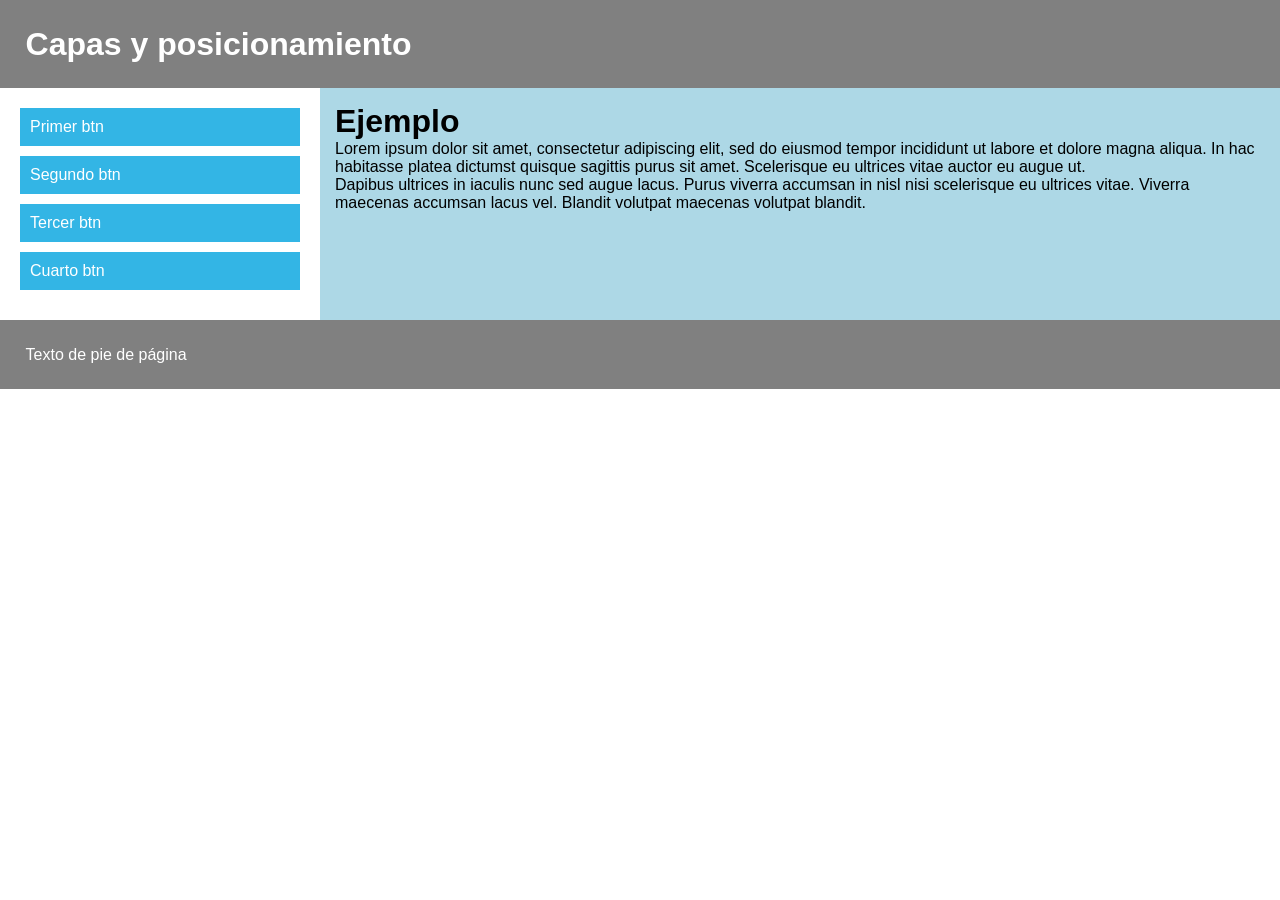
<file: Capas-posicionamiento-responsive.02/index.html>
<html>
<head>
<meta charset="utf-8">
<title>Capas y posicionamiento</title>
<link rel="stylesheet" type="text/css" href="style.css">
</head>

<body>

<div class="encabezado">
  <h1>Capas y posicionamiento</h1>
</div>

<div class="clearfix">
  <div class="menu">
    <ul>
      <li>Primer btn</li>
      <li>Segundo btn</li>
      <li>Tercer btn</li>
      <li>Cuarto btn</li>
    </ul>
  </div>

  <div class="contenido">
    <h1>Ejemplo</h1>
    <p>Lorem ipsum dolor sit amet, consectetur adipiscing elit, sed do eiusmod tempor incididunt ut labore et dolore magna aliqua. In hac habitasse platea dictumst quisque sagittis purus sit amet. Scelerisque eu ultrices vitae auctor eu augue ut.</p>
    <p>Dapibus ultrices in iaculis nunc sed augue lacus. Purus viverra accumsan in nisl nisi scelerisque eu ultrices vitae. Viverra maecenas accumsan lacus vel. Blandit volutpat maecenas volutpat blandit. </p>
  </div>
</div>

<div class="pie-pag">
  <p>Texto de pie de página</p>
</div>

</body>
</html>
</file>
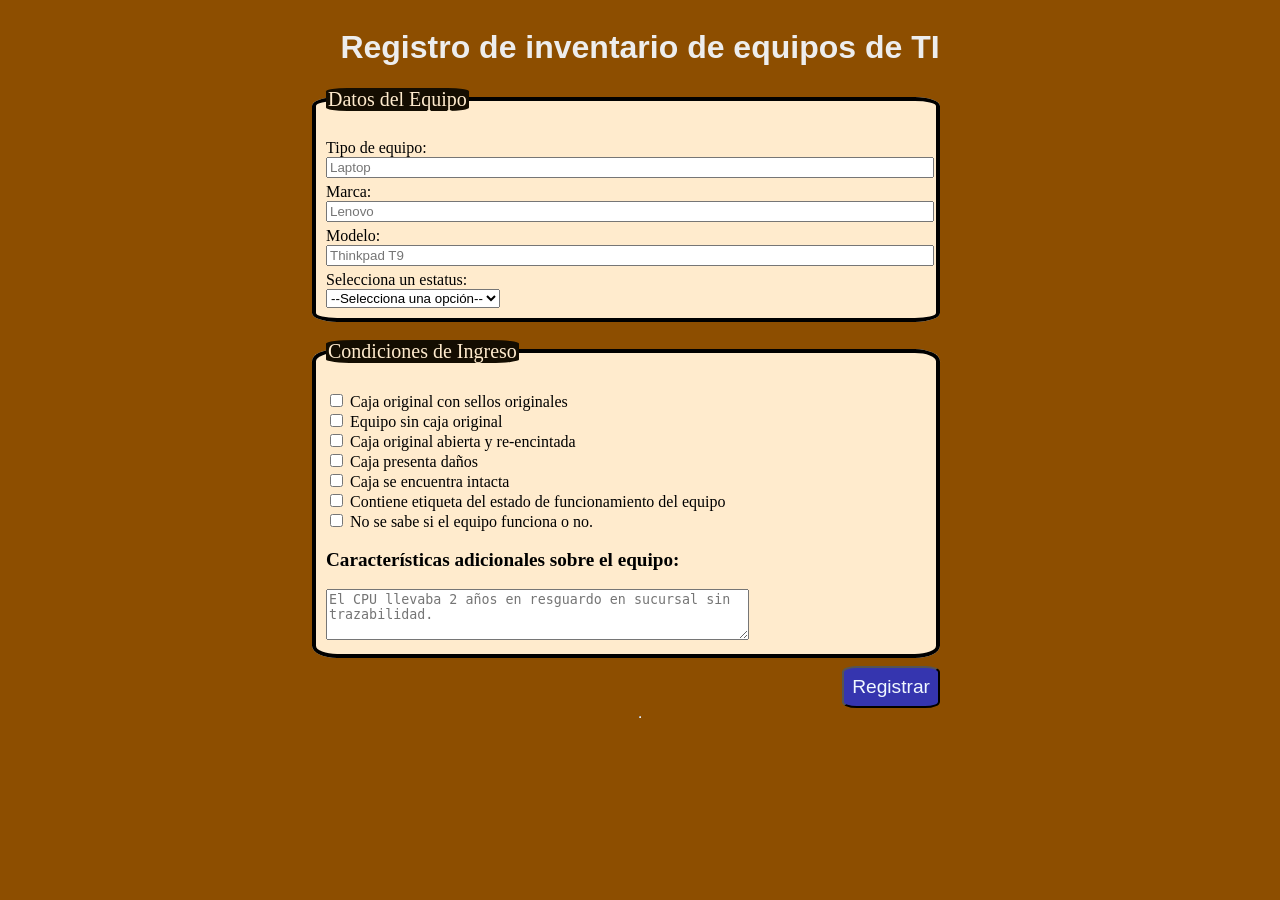
<file: creacion-elementos-HTML-Dinamica/index.html>
<!DOCTYPE html>
  <html lang="en">
  <head>
      <meta charset="UTF-8">
      <meta name="viewport" content="width=device-width, initial-scale=1.0">
      <title>Inventario</title>
      <style>
        h1 {
          font-family: 'Franklin Gothic Medium', 'Arial Narrow', Arial, sans-serif;
          text-align: center;
          color: rgb(237, 237, 237);
        }

        body {
          background-color: rgb(141, 78, 0);
        }

        .contenedor-principal {
          display: flex;
          flex-direction: column;
          align-items: center;
        }

        .formulario, #divElements {
          width: 95%;
          max-width: 600px;
        }

        .formulario {
          border-radius: 4%;
        }

        .datos-equipo {
          background-color: blanchedalmond;
          border: 4px solid black;
          border-radius: 4%;
          padding: 10px;
          width: 100%;
          margin: 0;
        }

        input[type="text"] {
          margin-bottom: 5px;
          width: 100%;
        }
        
        legend {
          color: blanchedalmond;
          font-size: 20px;
          background-color: rgb(20, 13, 1);
          border-radius: 15%;
        }

        #boton {
          font-size: larger;
          background-color: rgb(53, 53, 175);
          color: aliceblue;
          padding: 8px;
          border-radius: 15%;
          margin-top: 8px;
        }

        #boton:hover {
          background-color: rgb(77, 115, 175);
        }

        form{
          display: flex;
          flex-direction: column;
          align-items: flex-end;
          width: 100%;
        }

        #nombre-comentario {
          font-size: larger;
          font-weight: bold;
        }
        /* Estilos para la tarjeta del registro */
        .Notification {
          background-color: blanchedalmond;
          border: 4px solid black;
          border-radius: 4%;
          padding: 15px;
          margin-top: 20px; 
          position: relative; 
          width: 100%; 
          box-sizing: border-box; 
        }

        /* Estilo para el botón de eliminar */
        .delete {
          background-color: rgb(200, 0, 0); /* Rojo oscuro */
          color: white; 
          font-weight: bold; 
          font-size: 16px;
          border: 2px solid black;
          border-radius: 15%;
          padding: 5px 10px;
          cursor: pointer;
          position: absolute; 
          top: 10px;
          right: 10px; 
        }     

        .delete:hover {
          background-color: red; /* Se hace más brillante al pasar el mouse */
        }

        /* Separación entre los textos de cada tarjeta */
        .Notification p {
          margin: 8px 0;
          padding-right: 30px; /* Evita que el texto choque con el botón X */
        }
      </style>
  </head>
  <body>
    <div class="contenedor-principal">
      <div class="titulo">
        <h1>Registro de inventario de equipos de TI</h1>
      </div>

      <div class="formulario">
        <form id="formularioEquipos">
          <fieldset class="datos-equipo">
            <legend>Datos del Equipo</legend>
            <br>
            <label id="nombre-equipo" for="equipo">Tipo de equipo:</label>
            <input type="text" id="equipo" name="equipo" required placeholder="Laptop">
            <br>
            <label id="nombre-marca" for="marca">Marca:</label>
            <input type="text" id="marca" name="marca" required placeholder="Lenovo">
            <br>
            <label id="nombre-modelo" for="modelo">Modelo:</label>
            <input type="text" id="modelo" name="modelo" required placeholder="Thinkpad T9">
            <br>
            <label id="nombre-status" for="status">Selecciona un estatus:</label>
            <br>
            <select id="status" name="status">
              <option value="" disabled selected>--Selecciona una opción--</option>
              <option value="nuevo">Nuevo</option>
              <option value="usado">Usado</option>
              <option value="garantia">En garantía</option>
              <option value="dañado">Dañado</option>
            </select>
          </fieldset>
          <br>
          <fieldset class="datos-equipo">
            <legend id="nombre-condiciones">Condiciones de Ingreso</legend>
            <br>
            <input type="checkbox" id="condicion1" name="condicion1" value="condicion1">
            <label for="condicion1">Caja original con sellos originales</label>
            <br>
            <input type="checkbox" id="condicion2" name="condicion2" value="condicion2">
            <label for="condicion2">Equipo sin caja original</label>
            <br>
            <input type="checkbox" id="condicion3" name="condicion3" value="condicion3">
            <label for="condicion3">Caja original abierta y re-encintada</label>
            <br>
            <input type="checkbox" id="condicion4" name="condicion4" value="condicion4">
            <label for="condicion4">Caja presenta daños</label>
            <br>
            <input type="checkbox" id="condicion5" name="condicion5" value="condicion5">
            <label for="condicion5">Caja se encuentra intacta</label>
            <br>
            <input type="checkbox" id="condicion6" name="condicion6" value="condicion6">
            <label for="condicion6">Contiene etiqueta del estado de funcionamiento del equipo</label>
            <br>
            <input type="checkbox" id="condicion7" name="condicion7" value="condicion7">
            <label for="condicion7">No se sabe si el equipo funciona o no.</label>
            <br><br>
            <label id="nombre-comentario" for="comentarios">Características adicionales sobre el equipo:</label>
            <br><br>
            <textarea id="comentarios" name="comentarios" rows="3" cols="50" placeholder="El CPU llevaba 2 años en resguardo en sucursal sin trazabilidad."></textarea>
          </fieldset>
          <input id="boton" type="button" value="Registrar">
        </form>
      </div>
      <hr>
        <div id="divElements">

        </div>
      </div>
      <script type="module" src="main.js"></script>
    </div>
  </body>
  </html>
</file>
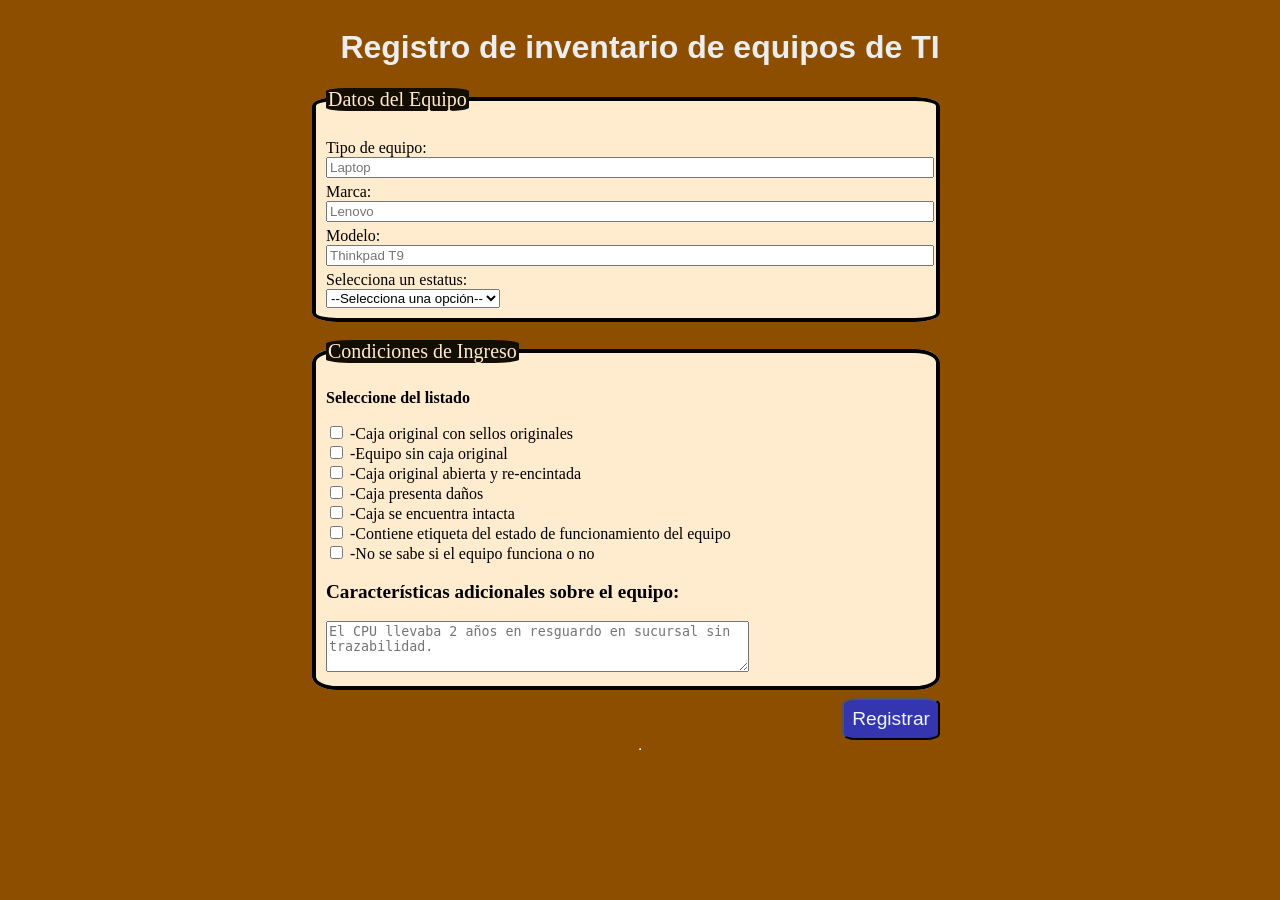
<file: Eventos-dinamicos/index.html>
<!DOCTYPE html>
  <html lang="en">
  <head>
      <meta charset="UTF-8">
      <meta name="viewport" content="width=device-width, initial-scale=1.0">
      <title>Inventario</title>
      <link rel="stylesheet" href="style.css">
  </head>
  <body>
    <div class="contenedor-principal">
      <div class="titulo">
        <h1>Registro de inventario de equipos de TI</h1>
      </div>

      <div class="formulario">
        <form id="formularioEquipos">
          <fieldset class="datos-equipo">
            <legend>Datos del Equipo</legend>
            <br>
            <label id="nombre-equipo" for="equipo">Tipo de equipo:</label>
            <input type="text" id="equipo" name="equipo" required placeholder="Laptop">
            <br>
            <label id="nombre-marca" for="marca">Marca:</label>
            <input type="text" id="marca" name="marca" required placeholder="Lenovo">
            <br>
            <label id="nombre-modelo" for="modelo">Modelo:</label>
            <input type="text" id="modelo" name="modelo" required placeholder="Thinkpad T9">
            <br>
            <label id="nombre-status" for="status">Selecciona un estatus:</label>
            <br>
            <select id="status" name="status">
              <option value="" disabled selected>--Selecciona una opción--</option>
              <option value="nuevo">Nuevo</option>
              <option value="usado">Usado</option>
              <option value="garantia">En garantía</option>
              <option value="dañado">Dañado</option>
            </select>
          </fieldset>
          <br>
          <fieldset class="datos-equipo">
            <legend>Condiciones de Ingreso</legend>
            <p id="nombre-condiciones"><strong>Seleccione del listado</strong></p>
            <input type="checkbox" id="condicion1" name="condicion1" value="condicion1">
            <label for="condicion1">-Caja original con sellos originales</label>
            <br>
            <input type="checkbox" id="condicion2" name="condicion2" value="condicion2">
            <label for="condicion2">-Equipo sin caja original</label>
            <br>
            <input type="checkbox" id="condicion3" name="condicion3" value="condicion3">
            <label for="condicion3">-Caja original abierta y re-encintada</label>
            <br>
            <input type="checkbox" id="condicion4" name="condicion4" value="condicion4">
            <label for="condicion4">-Caja presenta daños</label>
            <br>
            <input type="checkbox" id="condicion5" name="condicion5" value="condicion5">
            <label for="condicion5">-Caja se encuentra intacta</label>
            <br>
            <input type="checkbox" id="condicion6" name="condicion6" value="condicion6">
            <label for="condicion6">-Contiene etiqueta del estado de funcionamiento del equipo</label>
            <br>
            <input type="checkbox" id="condicion7" name="condicion7" value="condicion7">
            <label for="condicion7">-No se sabe si el equipo funciona o no</label>
            <br><br>
            <label id="nombre-comentario" for="comentarios">Características adicionales sobre el equipo:</label>
            <br><br>
            <textarea id="comentarios" name="comentarios" rows="3" cols="50" placeholder="El CPU llevaba 2 años en resguardo en sucursal sin trazabilidad."></textarea>
          </fieldset>
          <input id="boton" type="button" value="Registrar">
        </form>
      </div>
      <hr>
      <button id="botonVaciar">Borrar Todo</button>
      <div id="divElements">
        </div>

      </div>
      <script type="module" src="main.js"></script>
    </div>
  </body>
  </html>
</file>
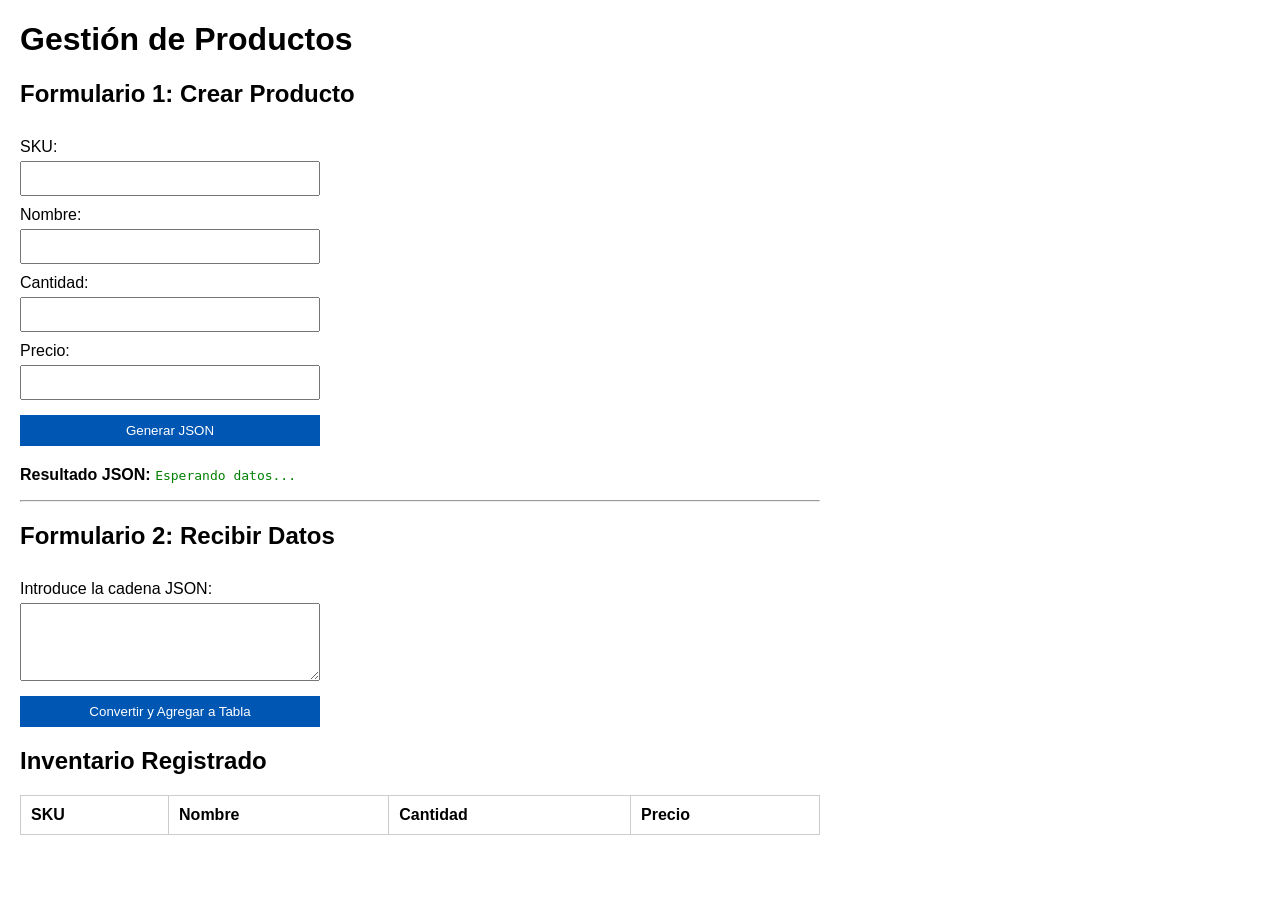
<file: objetos-JSON/index.html>
<!DOCTYPE html>
<html lang="es">
<head>
    <meta charset="UTF-8">
    <title>Actividad JSON y Objetos</title>
    <link rel="stylesheet" href="style.css">
</head>
<body>
    <h1>Gestión de Productos</h1>

    <section>
        <h2>Formulario 1: Crear Producto</h2>
        <form id="form-crear">
            <label for="sku">SKU:</label>
            <input type="text" id="sku" required>
            
            <label for="nombre">Nombre:</label>
            <input type="text" id="nombre" required>
            
            <label for="cantidad">Cantidad:</label>
            <input type="number" id="cantidad" required>
            
            <label for="precio">Precio:</label>
            <input type="number" id="precio" step="0.01" required>
            
            <button type="submit">Generar JSON</button>
        </form>
        <p><strong>Resultado JSON:</strong> <span id="resultado-json">Esperando datos...</span></p>
    </section>

    <hr>

    <section>
        <h2>Formulario 2: Recibir Datos</h2>
        <form id="form-recibir">
            <label for="input-json">Introduce la cadena JSON:</label>
            <textarea id="input-json" rows="4" required></textarea>
            
            <button type="submit">Convertir y Agregar a Tabla</button>
        </form>
    </section>

    <section>
        <h2>Inventario Registrado</h2>
        <table id="tabla-productos">
            <thead>
                <tr>
                    <th>SKU</th>
                    <th>Nombre</th>
                    <th>Cantidad</th>
                    <th>Precio</th>
                </tr>
            </thead>
            <tbody id="cuerpo-tabla">
            </tbody>
        </table>
    </section>

    <script src="app.js"></script>
</body>
</html>
</file>
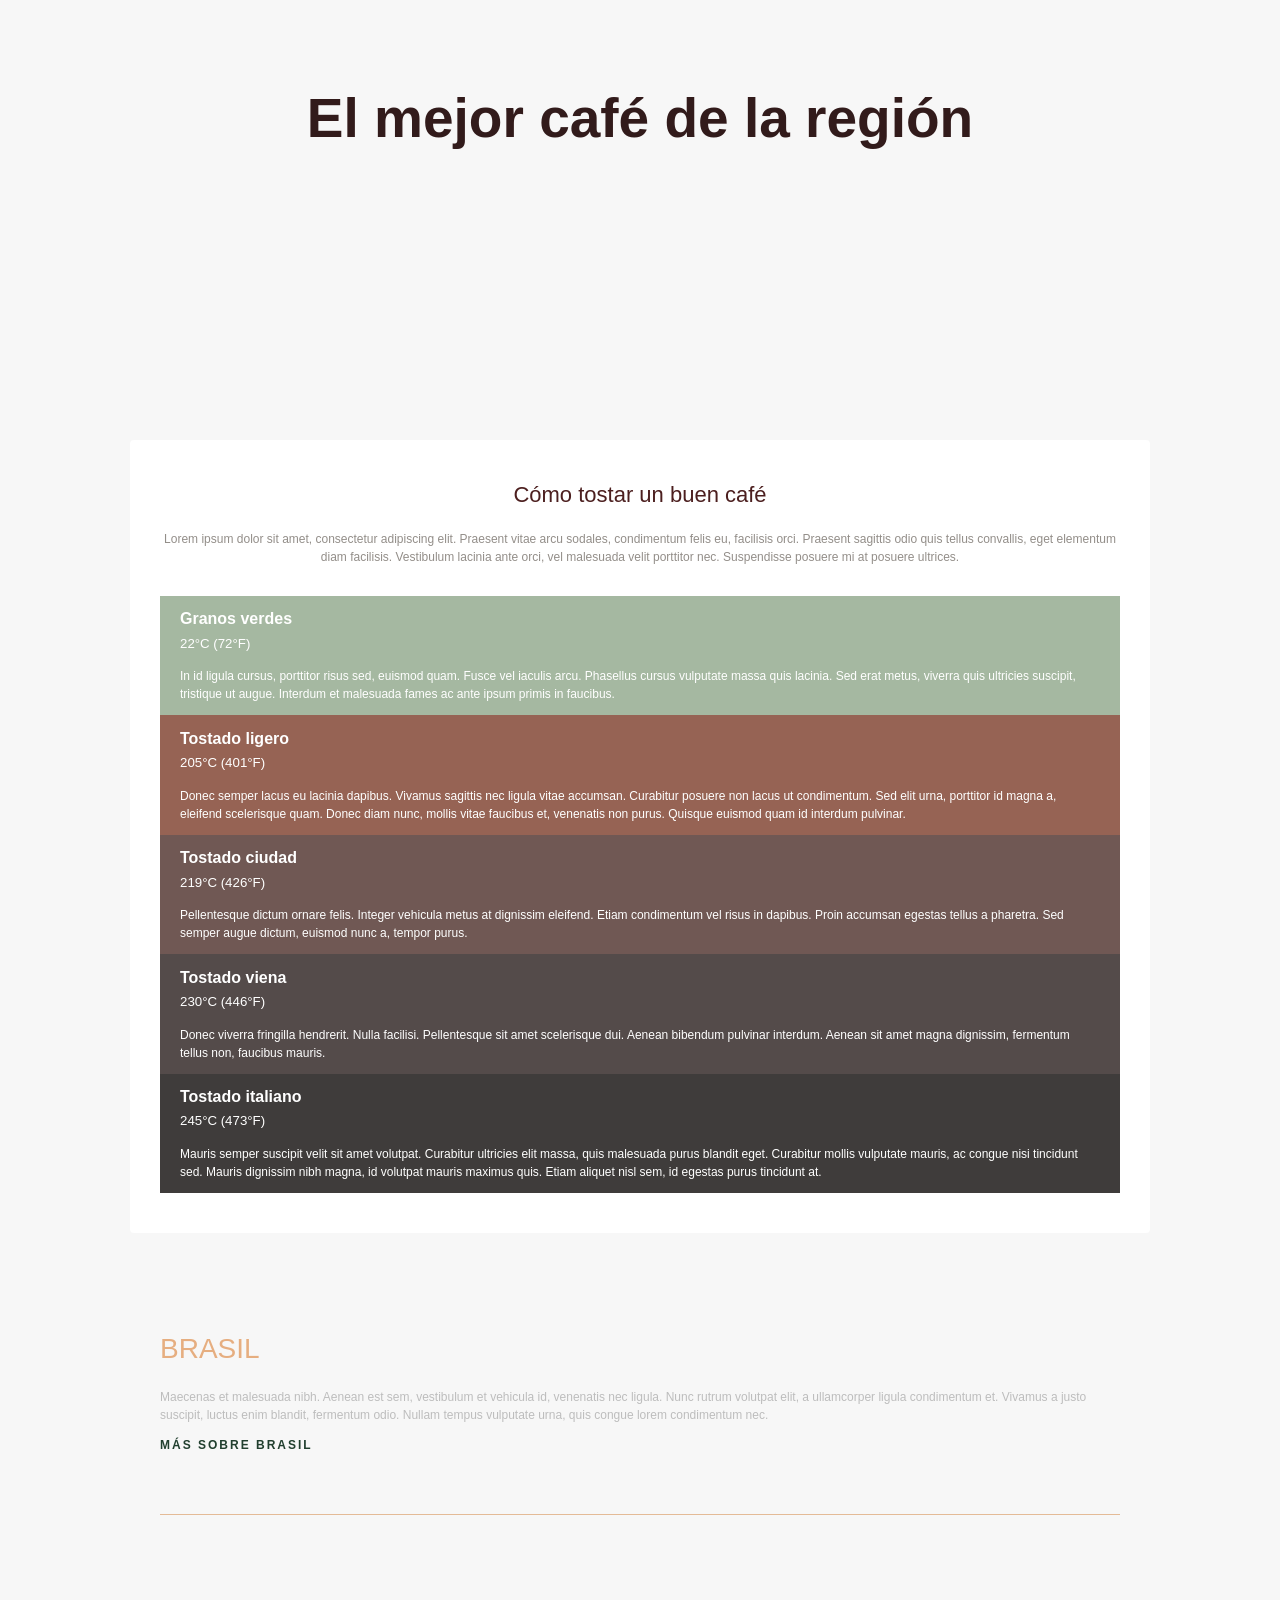
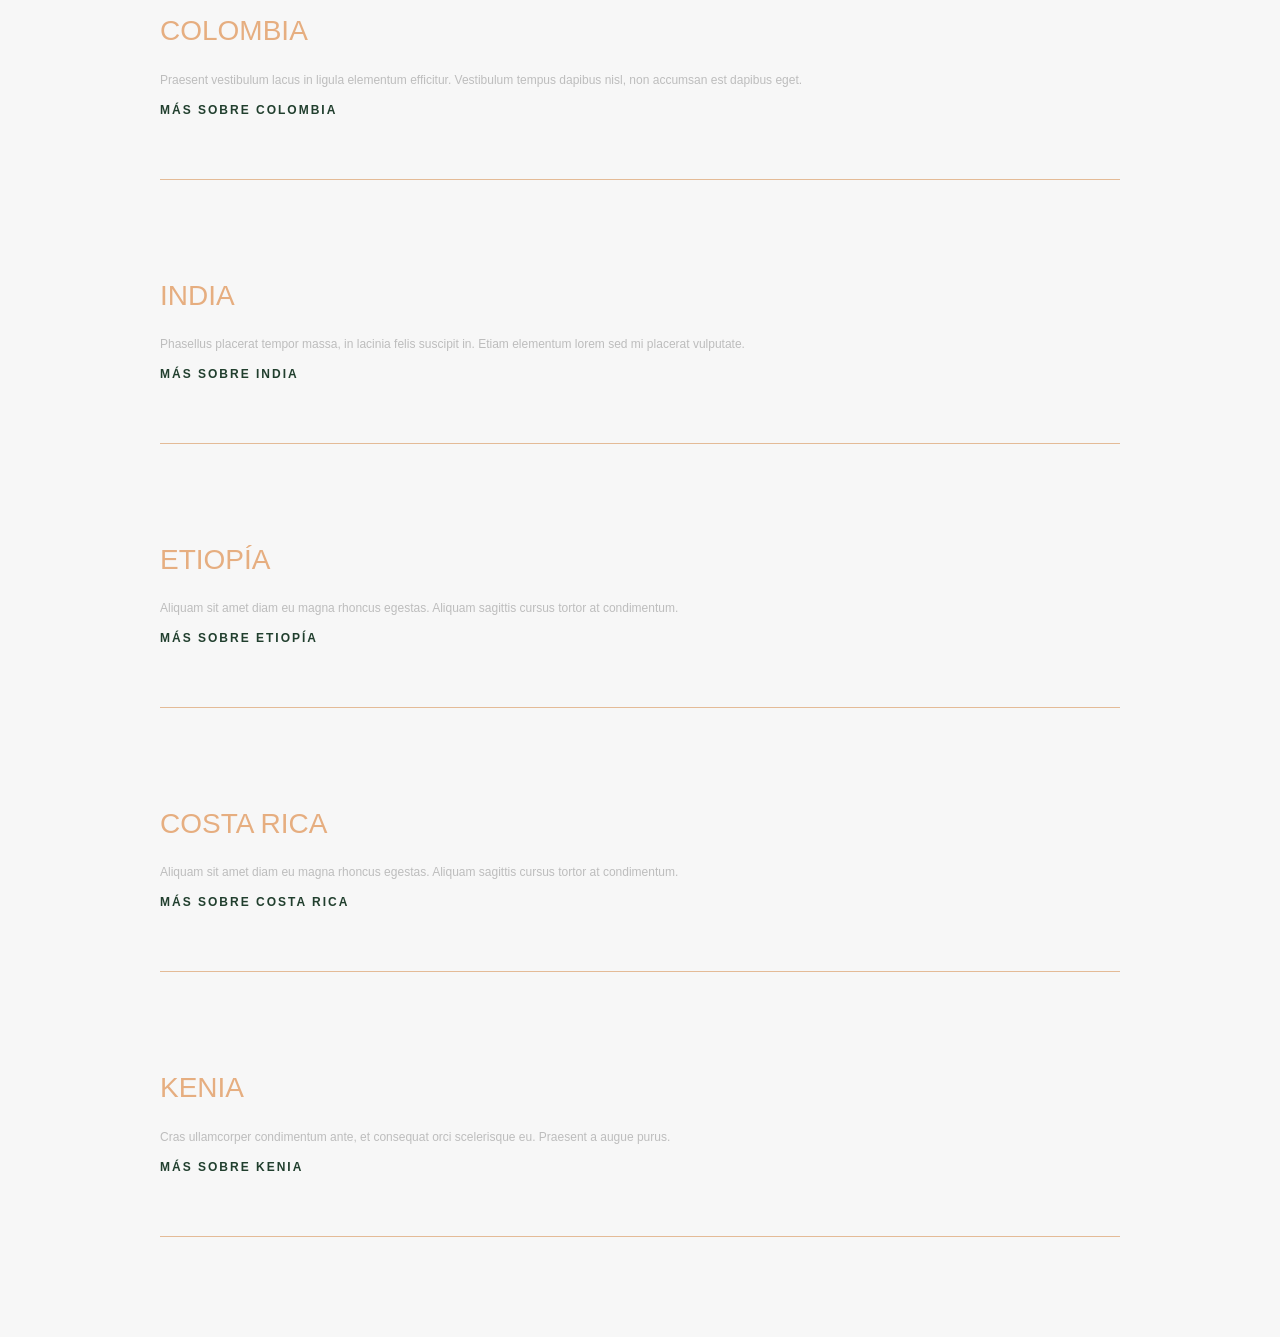
<file: responsivo-ejercicio-01/index.html>
<html>
<head>
  <title>Colores y tipografias</title>
  <link rel="stylesheet" type="text/css" href="style.css">
</head>
<body>

  <div class="encabezado">
    <h1>El mejor café de la región</h1>
  </div>

  <div class="tostado">
    <h3>Cómo tostar un buen café</h3>
    <p>Lorem ipsum dolor sit amet, consectetur adipiscing elit. Praesent vitae arcu sodales, condimentum felis eu, facilisis orci. Praesent sagittis odio quis tellus convallis, eget elementum diam facilisis. Vestibulum lacinia ante orci, vel malesuada velit porttitor nec. Suspendisse posuere mi at posuere ultrices. </p>
  <br>
      <div class="tipos">
        <div class="verde">
          <h4>Granos verdes</h4>
          <h5>22&degC (72&degF)</h5>
          <p>In id ligula cursus, porttitor risus sed, euismod quam. Fusce vel iaculis arcu. Phasellus cursus vulputate massa quis lacinia. Sed erat metus, viverra quis ultricies suscipit, tristique ut augue. Interdum et malesuada fames ac ante ipsum primis in faucibus.</p>
        </div>
        <div class="ligero">
          <h4>Tostado ligero</h4>
          <h5>205&degC (401&degF)</h5>
          <p>Donec semper lacus eu lacinia dapibus. Vivamus sagittis nec ligula vitae accumsan. Curabitur posuere non lacus ut condimentum. Sed elit urna, porttitor id magna a, eleifend scelerisque quam. Donec diam nunc, mollis vitae faucibus et, venenatis non purus. Quisque euismod quam id interdum pulvinar.</p>
        </div>
        <div class="ciudad">
          <h4>Tostado ciudad</h4>
          <h5>219&degC (426&degF)</h5>
          <p>Pellentesque dictum ornare felis. Integer vehicula metus at dignissim eleifend. Etiam condimentum vel risus in dapibus. Proin accumsan egestas tellus a pharetra. Sed semper augue dictum, euismod nunc a, tempor purus.</p>
        </div>
        <div class="viena">
          <h4>Tostado viena</h4>
          <h5>230&degC (446&degF)</h5>
          <p>Donec viverra fringilla hendrerit. Nulla facilisi. Pellentesque sit amet scelerisque dui. Aenean bibendum pulvinar interdum. Aenean sit amet magna dignissim, fermentum tellus non, faucibus mauris.</p>
        </div>
        <div class="italiano">
          <h4>Tostado italiano</h4>
          <h5>245&degC (473&degF)</h5>
          <p>Mauris semper suscipit velit sit amet volutpat. Curabitur ultricies elit massa, quis malesuada purus blandit eget. Curabitur mollis vulputate mauris, ac congue nisi tincidunt sed. Mauris dignissim nibh magna, id volutpat mauris maximus quis. Etiam aliquet nisl sem, id egestas purus tincidunt at.</p>
        </div>
      </div>
  </div>

  <ul>
    <li>
      <h2>Brasil</h2>
      <p>Maecenas et malesuada nibh. Aenean est sem, vestibulum et vehicula id, venenatis nec ligula. Nunc rutrum volutpat elit, a ullamcorper ligula condimentum et. Vivamus a justo suscipit, luctus enim blandit, fermentum odio. Nullam tempus vulputate urna, quis congue lorem condimentum nec.</p>
      <a href="#">Más sobre Brasil</a>
    </li>
    <li>
      <h2>Colombia</h2>
      <p>Praesent vestibulum lacus in ligula elementum efficitur. Vestibulum tempus dapibus nisl, non accumsan est dapibus eget.</p>
      <a href="#">Más sobre Colombia</a>
    </li>
    <li>
      <h2>India</h2>
      <p>Phasellus placerat tempor massa, in lacinia felis suscipit in. Etiam elementum lorem sed mi placerat vulputate.</p>
      <a href="#">Más sobre India</a>
    </li>
    <li>
      <h2>Etiopía</h2>
      <p>Aliquam sit amet diam eu magna rhoncus egestas. Aliquam sagittis cursus tortor at condimentum.</p>
      <a href="#">Más sobre Etiopía</a>
    </li>
    <li>
      <h2>Costa Rica</h2>
      <p>Aliquam sit amet diam eu magna rhoncus egestas. Aliquam sagittis cursus tortor at condimentum.</p>
      <a href="#">Más sobre Costa Rica</a>
    </li>
    <li>
      <h2>Kenia</h2>
      <p>Cras ullamcorper condimentum ante, et consequat orci scelerisque eu. Praesent a augue purus.</p>
      <a href="#">Más sobre Kenia</a>
    </li>
  </ul>

</body>
</html>
</file>
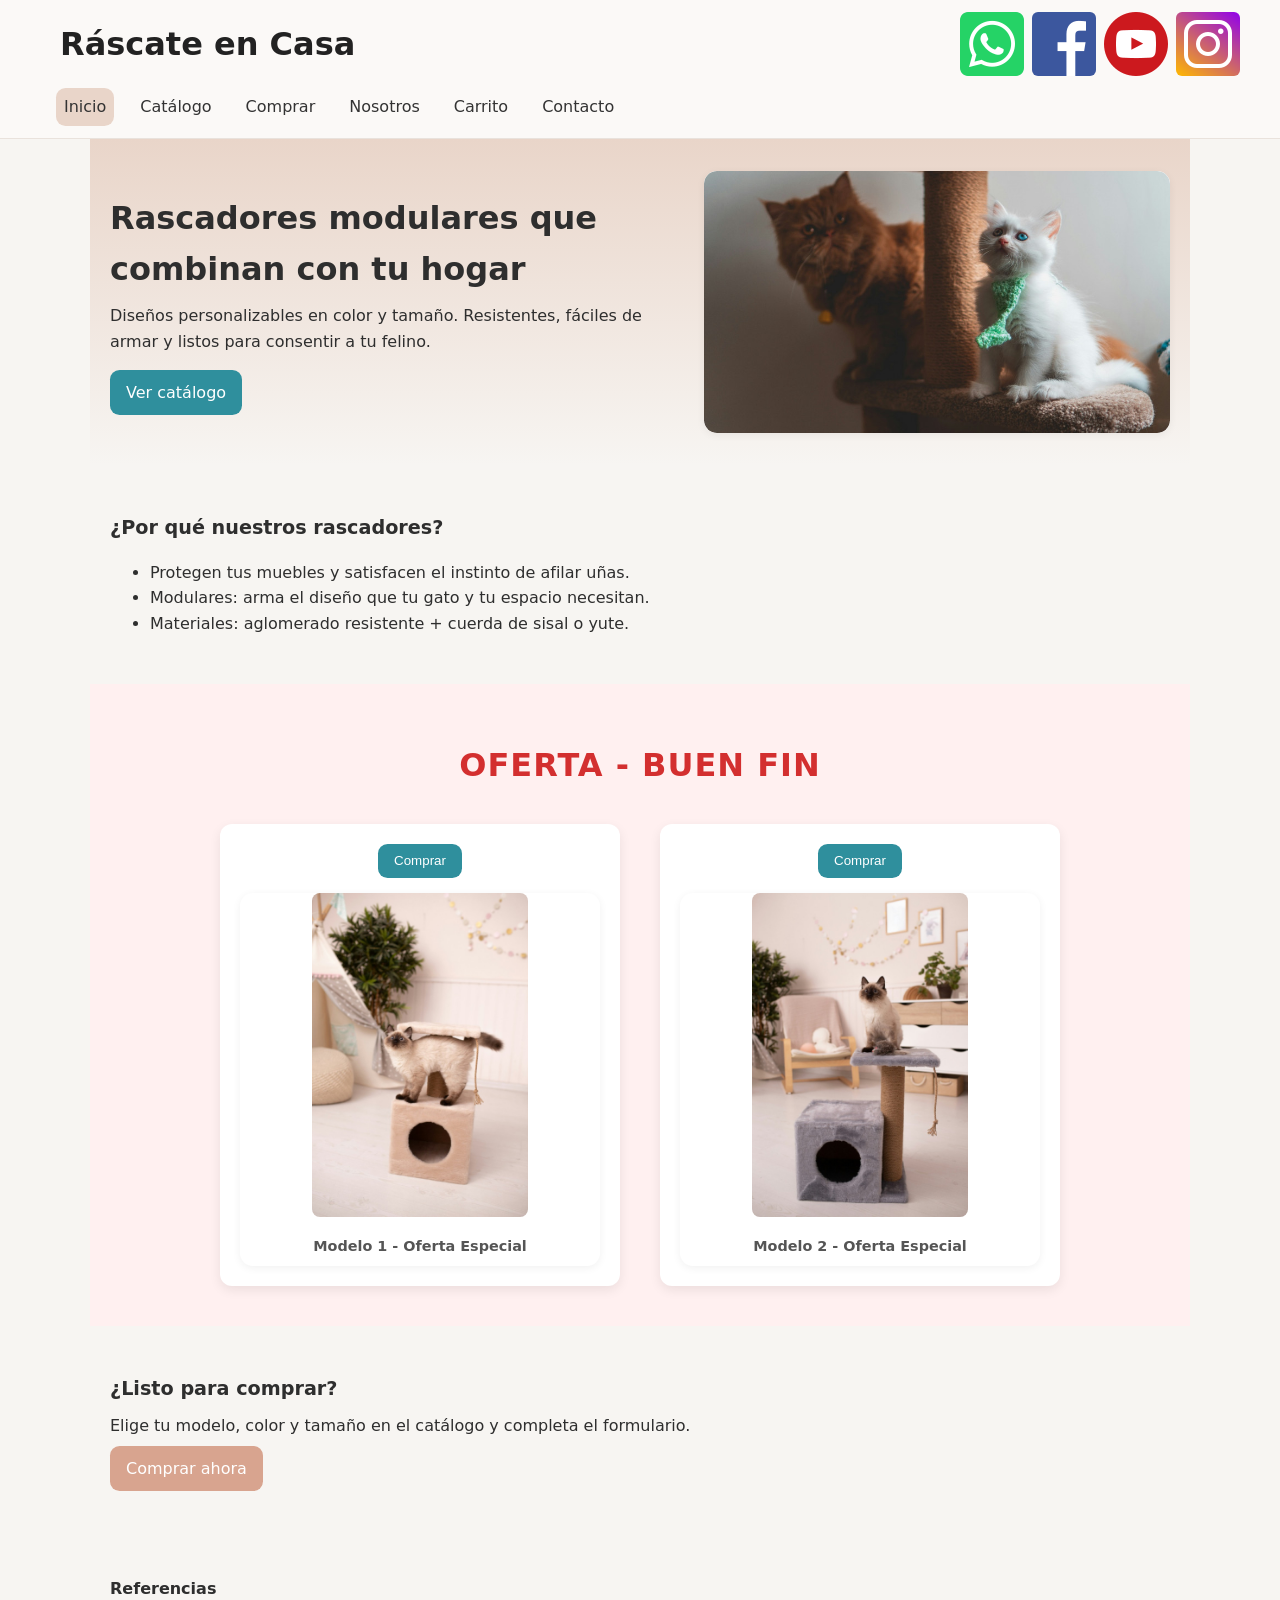
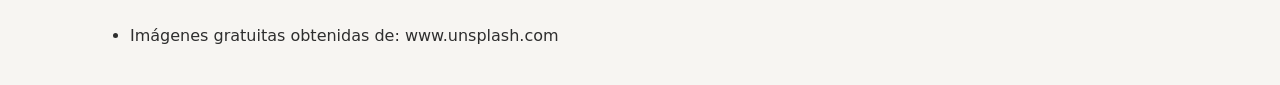
<file: sitio-ecommerce-rascadores/index.html>
<!DOCTYPE html>
<html lang="es-MX">
<head>
  <meta charset="utf-8" />
  <meta name="viewport" content="width=device-width, initial-scale=1" />
  <title>Ráscate en Casa · Rascadores para gato</title>
  <meta name="description" content="Rascadores modulares para gato: elige tamaño, color y material. Envío fácil y armado rápido." />
  <link rel="stylesheet" href="styleUno.css" />
  <link rel="stylesheet" href="style2.css" />

  <style>
    :root { --icon-size: 64px; }

    .site-header {
      background: #fbf9f7;
      border-bottom: 1px solid #e9e2dc;
      padding: 12px 16px;
    }
    .header-top {
      max-width: 1200px;
      margin: 0 auto;
      display: flex;
      align-items: center;
      justify-content: space-between;
      gap: 16px;
    }
    .site-header h1 {
      font-size: 32px;
      margin: 0;
      color: #222;
      line-height: 1;
    }

    .header-actions { display:flex; align-items:center; gap:8px; flex-shrink:0; }
    .sprite-wrap { display:inline-flex; align-items:center; height: var(--icon-size); }
    .socials { display:inline-flex; gap:8px; align-items:center; }

    .socials a.icon {
      display:inline-block;
      width: var(--icon-size);
      height: var(--icon-size);
      background-image: url("iconos-redes.png");
      background-repeat: no-repeat;
      background-size: 256px 64px; 
      text-decoration: none;
      border-radius: 6px;
      overflow: hidden;
      transition: transform .12s ease, filter .12s ease;
    }

    .icon--whatsapp  { background-position:   0px    0px; }
    .icon--facebook  { background-position: -64px  0px; }
    .icon--youtube   { background-position: -128px 0px; }
    .icon--instagram { background-position: -192px 0px; }

    .socials a.icon:hover,
    .socials a.icon:focus { transform: translateY(-3px); filter: brightness(1.06); outline: none; }

    .sr-only {
      position: absolute !important;
      width: 1px; height: 1px; padding: 0; margin: -1px;
      overflow: hidden; clip: rect(0,0,0,0); white-space: nowrap; border: 0;
    }

    nav[aria-label="principal"] { max-width:1200px; margin:12px auto 0; padding:0 16px; }
    .menu { list-style:none; display:flex; gap:18px; padding:0; margin:0; align-items:center; flex-wrap:wrap; }
    .menu a { text-decoration:none; color:#333; padding:6px 8px; display:inline-block; }


    .oferta-buen-fin {
      text-align: center;
      padding: 40px 16px;
      background-color: #fff0f0; 
    }
    .oferta-buen-fin h3 {
      font-size: 2rem;
      color: #d32f2f; 
      margin-bottom: 2rem;
      text-transform: uppercase;
      letter-spacing: 1px;
    }
    .oferta-grid {
      display: flex;
      justify-content: center;
      gap: 40px;
      flex-wrap: wrap;
    }
    .oferta-card {
      background: white;
      padding: 20px;
      border-radius: 12px;
      box-shadow: 0 4px 12px rgba(0,0,0,0.08);
      max-width: 400px;
      display: flex;
      flex-direction: column;
      align-items: center; 
    }
   
    .oferta-actions {
      display: flex;
      gap: 10px;
      margin-bottom: 15px; 
      width: 100%;
      justify-content: center;
    }
 
    .btn-go-cart {
      display: none; 
      background-color: #4CAF50; 
      color: white;
      text-decoration: none;
      padding: 10px 20px;
      border-radius: 5px;
      font-weight: bold;
      transition: background 0.3s;
    }
    .btn-go-cart.visible {
      display: inline-block; 
    }
    .btn-go-cart:hover { background-color: #45a049; }
    

    .oferta-card img {
      width: 60%; 
      height: auto;
      object-fit: cover;
      margin: 0 auto;
      border-radius: 8px;
    }
    .oferta-card figcaption {
      margin-top: 10px;
      font-weight: bold;
      color: #555;
    }


    @media (max-width:720px) {
      .header-top { flex-direction:column; align-items:flex-start; gap:8px; }
      :root { --icon-size: 48px; }
      .socials a.icon { background-size: 192px 48px; }
      .icon--whatsapp  { background-position: 0 0; }
      .icon--facebook  { background-position: -48px 0; }
      .icon--youtube   { background-position: -96px 0; }
      .icon--instagram { background-position: -144px 0; }
      
      .oferta-grid { flex-direction: column; align-items: center; }
    }
  </style>
</head>
<body class="Tipo1 Tipo2">
  <header class="site-header">
    <div class="header-top">
      <h1>Ráscate en Casa</h1>

      <div class="header-actions" aria-hidden="false">
        <div class="sprite-wrap" role="img" aria-label="Redes sociales">
          <nav class="socials" aria-label="Enlaces a redes sociales">
            <a class="icon icon--whatsapp" href="https://wa.me/521XXXXXXXXXXX" target="_blank" rel="noopener noreferrer" aria-label="WhatsApp"><span class="sr-only">WhatsApp</span></a>
            <a class="icon icon--facebook" href="https://www.facebook.com" target="_blank" rel="noopener noreferrer" aria-label="Facebook"><span class="sr-only">Facebook</span></a>
            <a class="icon icon--youtube" href="https://www.youtube.com" target="_blank" rel="noopener noreferrer" aria-label="YouTube"><span class="sr-only">YouTube</span></a>
            <a class="icon icon--instagram" href="https://www.instagram.com" target="_blank" rel="noopener noreferrer" aria-label="Instagram"><span class="sr-only">Instagram</span></a>
          </nav>
        </div>
      </div>
    </div>

    <nav aria-label="principal">
      <ul class="menu">
        <li><a href="index.html" aria-current="page">Inicio</a></li>
        <li><a href="catalogo.html">Catálogo</a></li>
        <li><a href="compra.html">Comprar</a></li>
        <li><a href="nosotros.html">Nosotros</a></li>
        <li><a href="carrito.html">Carrito</a></li>
        <li><a href="contacto.html">Contacto</a></li>
      </ul>
    </nav>
  </header>

  <main>
    <section class="hero">
      <div class="hero-text">
        <h2>Rascadores modulares que combinan con tu hogar</h2>
        <p>Diseños personalizables en color y tamaño. Resistentes, fáciles de armar y listos para consentir a tu felino.</p>
        <a class="btn btn-primary" href="catalogo.html">Ver catálogo</a>
      </div>
      <figure class="hero-media">
        <img src="portada-1.jpg" alt="Gato usando un rascador modular de yute en sala hogareña" />
      </figure>
    </section>

    <section class="beneficios">
      <h3>¿Por qué nuestros rascadores?</h3>
      <ul class="bullets">
        <li>Protegen tus muebles y satisfacen el instinto de afilar uñas.</li>
        <li>Modulares: arma el diseño que tu gato y tu espacio necesitan.</li>
        <li>Materiales: aglomerado resistente + cuerda de sisal o yute.</li>
      </ul>
    </section>

    <section class="oferta-buen-fin" aria-label="Ofertas Buen Fin">
      <h3>OFERTA - BUEN FIN</h3>
      <div class="oferta-grid">
        
        <article class="oferta-card">
          <div class="oferta-actions">
            <button class="btn btn-primary" onclick="agregarAlCarrito(1, this)">Comprar</button>
            <a href="carrito.html" class="btn-go-cart">Ir al carrito</a>
          </div>
          <figure>
            <img src="modelo-1.jpg" alt="Rascador modelo 1 en oferta" />
            <figcaption>Modelo 1 - Oferta Especial</figcaption>
          </figure>
        </article>

        <article class="oferta-card">
          <div class="oferta-actions">
            <button class="btn btn-primary" onclick="agregarAlCarrito(2, this)">Comprar</button>
            <a href="carrito.html" class="btn-go-cart">Ir al carrito</a>
          </div>
          <figure>
            <img src="modelo-2.jpg" alt="Rascador modelo 2 en oferta" />
            <figcaption>Modelo 2 - Oferta Especial</figcaption>
          </figure>
        </article>

      </div>
    </section>

    <section class="cta">
      <h3>¿Listo para comprar?</h3>
      <p>Elige tu modelo, color y tamaño en el catálogo y completa el formulario.</p>
      <a class="btn btn-secondary" href="compra.html">Comprar ahora</a>
    </section>

    <section class="referencias">
      <h4>Referencias</h4>
      <ul>
        <li>Imágenes gratuitas obtenidas de: www.unsplash.com</li>
      </ul>
    </section>
  </main>

  <script>

    const productosOferta = {
      1: {
        id: 101,
        title: "Modelo 1 (Edición Buen Fin)",
        price: 850, 
        img: "modelo-1.jpg",
        color: "Beige Natural",
        tamano: "Mediano",
        cantidad: 1
      },
      2: {
        id: 102,
        title: "Modelo 2 (Torre Buen Fin)",
        price: 1200, 
        img: "modelo-2.jpg",
        color: "Gris",
        tamano: "Grande",
        cantidad: 1
      }
    };


    const CART_KEY = 'cart_rc';


    const getCart = () => JSON.parse(localStorage.getItem(CART_KEY) || '[]');

    const setCart = (c) => localStorage.setItem(CART_KEY, JSON.stringify(c));


    function agregarAlCarrito(modeloId, btnElement) {
      const cart = getCart();
      const productoNuevo = productosOferta[modeloId];

      const existenteIndex = cart.findIndex(p => p.title === productoNuevo.title);

      if (existenteIndex > -1) {

        cart[existenteIndex].cantidad++;
      } else {

        cart.push({ ...productoNuevo });
      }

      // Guardamos en LocalStorage
      setCart(cart);


      const textoOriginal = btnElement.innerText;
      btnElement.innerText = "¡Agregado!";
      

      const botonIrCarrito = btnElement.parentElement.querySelector('.btn-go-cart');
      if(botonIrCarrito) {
        botonIrCarrito.classList.add('visible');
      }

      setTimeout(() => {
        btnElement.innerText = textoOriginal;
      }, 2000);
    }
  </script>
</body>
</html>
</file>
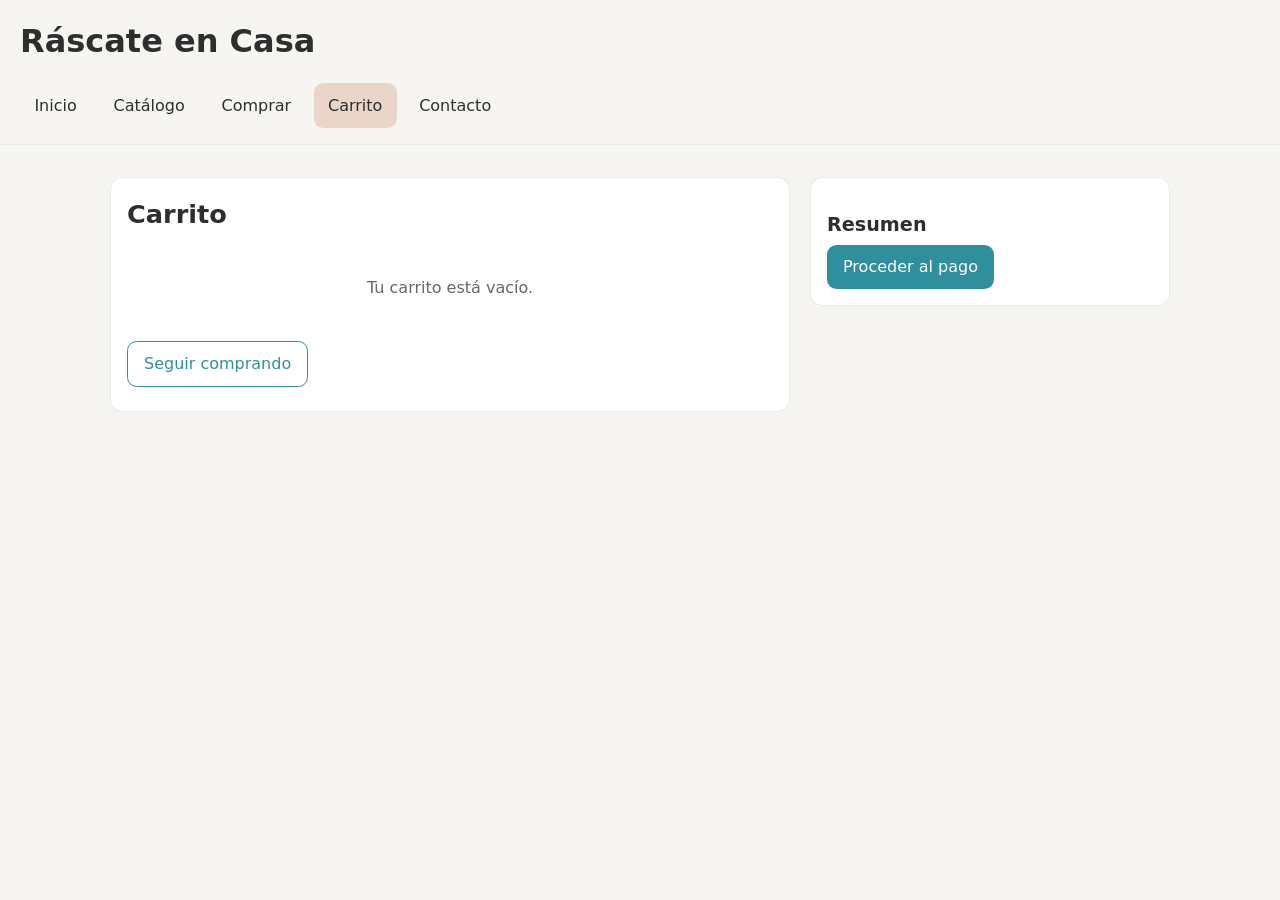
<file: sitio-ecommerce-rascadores/carrito.html>
<!DOCTYPE html>
<html lang="es-MX">
<head>
  <meta charset="UTF-8" />
  <meta name="viewport" content="width=device-width, initial-scale=1" />
  <title>Carrito · Ráscate en Casa</title>
  <link rel="stylesheet" href="styleUno.css" />
  <link rel="stylesheet" href="style2.css" />
  <style>
    .cart-layout{display:grid;grid-template-columns: 1.4fr 360px;gap:1.25rem;align-items:start}
    .cart-card{background:#fff;border:1px solid rgba(0,0,0,.08);border-radius:.8rem;padding:1rem}
    .cart-item{display:grid;grid-template-columns:100px 1fr 120px;gap:1rem;align-items:center;padding: .5rem 0;border-bottom:1px solid rgba(0,0,0,.06)}
    .cart-item:last-child{border-bottom:0}
    

    .cart-item img { cursor: zoom-in; transition: opacity 0.2s; }
    .cart-item img:hover { opacity: 0.8; }

    .qty{display:flex;gap:.35rem;align-items:center}
    .qty button{width:28px;height:28px;border-radius:.5rem;border:1px solid rgba(0,0,0,.2);background:#fff;cursor:pointer}
    .qty input{width:48px;text-align:center}
    .empty{text-align:center;color:#666;padding:2rem 1rem}
    .totals .row{display:flex;justify-content:space-between;margin:.35rem 0}
    .totals .row.total{font-weight:700;font-size:1.1rem}
    
    @media (max-width: 980px){ .cart-layout{grid-template-columns:1fr} }

    .modal {
      display: none; 
      position: fixed; 
      z-index: 9999; 
      padding-top: 50px; 
      left: 0;
      top: 0;
      width: 100%; 
      height: 100%; 
      overflow: auto; 
      background-color: rgb(0,0,0); 
      background-color: rgba(0,0,0,0.85); 
      align-items: center;
      justify-content: center;
    }

    .modal-content {
      margin: auto;
      display: block;
      max-width: 90%;
      max-height: 90vh; 
      border-radius: 8px;
      box-shadow: 0 0 20px rgba(255,255,255,0.1);
      animation: zoom 0.3s;
    }

    @keyframes zoom {
      from {transform:scale(0)} 
      to {transform:scale(1)}
    }

   
    .close {
      position: absolute;
      top: 20px;
      right: 35px;
      color: #f1f1f1;
      font-size: 40px;
      font-weight: bold;
      transition: 0.3s;
      cursor: pointer;
      z-index: 10000;
    }

    .close:hover,
    .close:focus {
      color: #bbb;
      text-decoration: none;
      cursor: pointer;
    }
  </style>
</head>
<body>
<header class="site-header">
  <h1>Ráscate en Casa</h1>
  <nav aria-label="principal">
    <ul class="menu">
      <li><a href="index.html">Inicio</a></li>
      <li><a href="catalogo.html">Catálogo</a></li>
      <li><a href="compra.html">Comprar</a></li>
      <li><a href="carrito.html" aria-current="page">Carrito</a></li>
      <li><a href="contacto.html">Contacto</a></li>
    </ul>
  </nav>
</header>

<main>
  <section class="cart-layout">
    <div class="cart-card">
      <h2>Carrito</h2>
      <div id="cartList"></div>
      <p><a class="btn" href="catalogo.html">Seguir comprando</a></p>
    </div>

    <aside class="cart-card">
      <h3>Resumen</h3>
      <div class="totals" id="totals"></div>
      <a class="btn btn-primary" href="pago.html" id="checkoutBtn">Proceder al pago</a>
    </aside>
  </section>
</main>

<div id="imageModal" class="modal">
  <span class="close" onclick="closeModal()">&times;</span>
  <img class="modal-content" id="imgExpanded">
</div>

<script>
  const CART_KEY='cart_rc';
  const getCart=()=>JSON.parse(localStorage.getItem(CART_KEY)||'[]');
  const setCart=(c)=>localStorage.setItem(CART_KEY,JSON.stringify(c));

  const listEl = document.getElementById('cartList');
  const totalsEl = document.getElementById('totals');
  const checkoutBtn = document.getElementById('checkoutBtn');


  const modal = document.getElementById("imageModal");
  const modalImg = document.getElementById("imgExpanded");

  function money(n){ return n.toLocaleString('es-MX',{style:'currency',currency:'MXN'}); }

 
  function openModal(src) {
    modal.style.display = "flex"; 
    modalImg.src = src;
  }


  function closeModal() {
    modal.style.display = "none";
  }

  window.onclick = function(event) {
    if (event.target == modal) {
      closeModal();
    }
  }

  function render(){
    const cart = getCart();
    listEl.innerHTML='';
    if(cart.length===0){
      listEl.innerHTML = '<div class="empty">Tu carrito está vacío.</div>';
      totalsEl.innerHTML = '';
      checkoutBtn.classList.add('disabled');
      checkoutBtn.setAttribute('aria-disabled','true');
      return;
    }
    checkoutBtn.classList.remove('disabled');
    checkoutBtn.removeAttribute('aria-disabled');

    cart.forEach((p,i)=>{
      const row = document.createElement('div');
      row.className='cart-item';
      // MODIFICACIÓN: Agregamos onclick="openModal(...)" a la imagen
      row.innerHTML = `
        <img src="${p.img}" alt="${p.title}" onclick="openModal('${p.img}')" title="Clic para ampliar" />
        <div>
          <strong>${p.title}</strong><br>
          Color: ${p.color || '-'} · Tamaño: ${p.tamano || '-'}<br>
          <button class="btn" data-remove="${i}" style="margin-top:.35rem">Eliminar</button>
        </div>
        <div style="text-align:right">
          <div class="qty">
            <button data-dec="${i}">−</button>
            <input type="number" min="1" value="${p.cantidad}" data-qty="${i}">
            <button data-inc="${i}">+</button>
          </div>
          <div style="margin-top:.4rem;font-weight:700">${money(p.price*p.cantidad)}</div>
        </div>
      `;
      listEl.appendChild(row);
    });

    // Totales
    const subtotal = cart.reduce((s,p)=>s+p.price*p.cantidad,0);
    const envio = subtotal>=1500?0:99;
    const total = subtotal+envio;

    totalsEl.innerHTML = `
      <div class="row"><span>Subtotal</span><span>${money(subtotal)}</span></div>
      <div class="row"><span>Envío</span><span>${envio===0?'Gratis':money(envio)}</span></div>
      <div class="row total"><span>Total</span><span>${money(total)}</span></div>
      <p class="secure">El envío real se calcula al finalizar la compra.</p>
    `;
  }

  // Eventos
  document.addEventListener('click', (e)=>{
    const cart = getCart();
    if(e.target.dataset.remove){
      cart.splice(+e.target.dataset.remove,1); setCart(cart); render();
    }
    if(e.target.dataset.inc){
      cart[+e.target.dataset.inc].cantidad++; setCart(cart); render();
    }
    if(e.target.dataset.dec){
      const idx=+e.target.dataset.dec;
      cart[idx].cantidad = Math.max(1, cart[idx].cantidad-1);
      setCart(cart); render();
    }
  });
  document.addEventListener('change',(e)=>{
    if(e.target.dataset.qty!==undefined){
      const cart=getCart(), i=+e.target.dataset.qty;
      cart[i].cantidad = Math.max(1, parseInt(e.target.value||'1',10));
      setCart(cart); render();
    }
  });

  render();
</script>
</body>
</html>
</file>
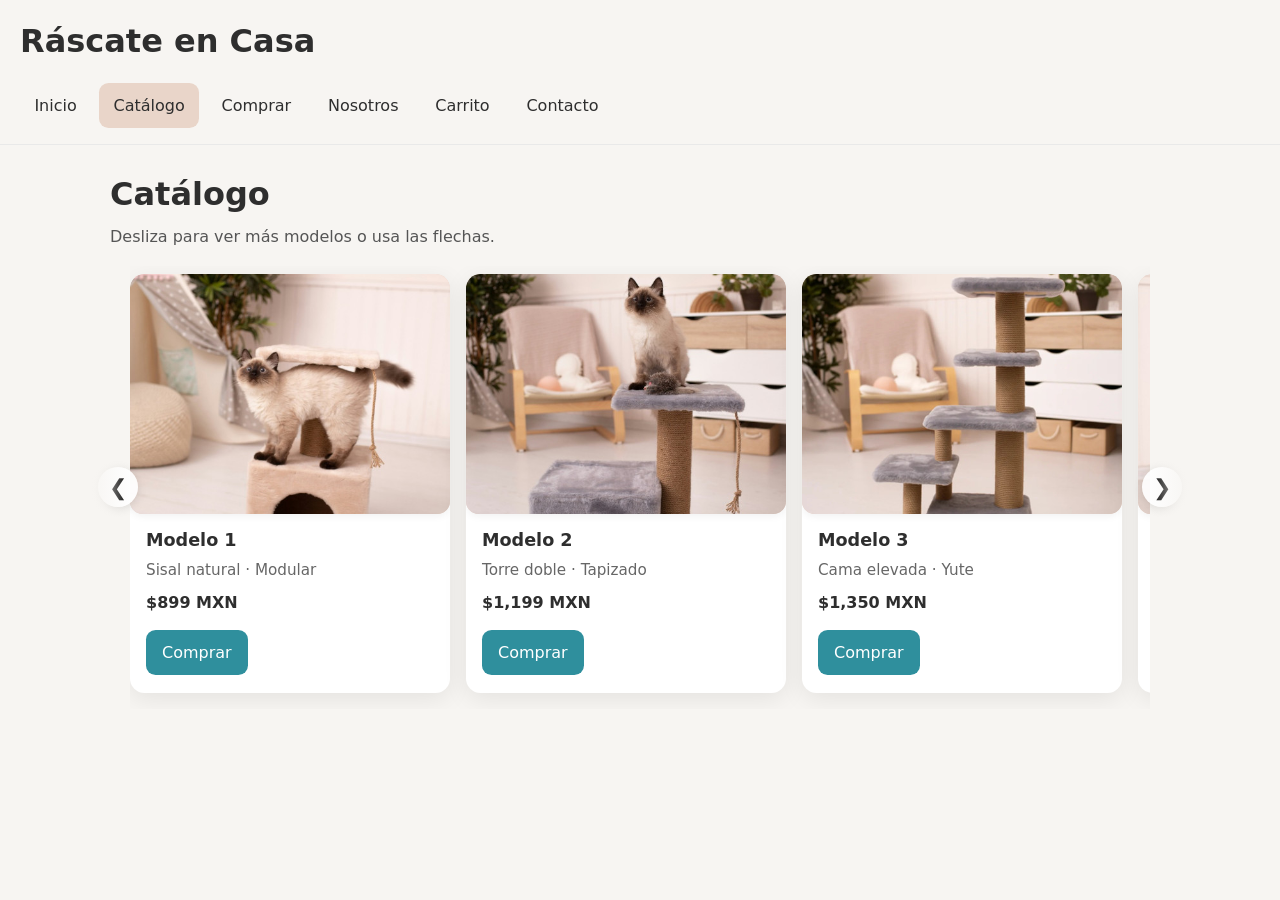
<file: sitio-ecommerce-rascadores/catalogo.html>
<!DOCTYPE html>
<html lang="es-MX">
<head>
  <meta charset="UTF-8" />
  <meta name="viewport" content="width=device-width, initial-scale=1" />
  <title>Catálogo · Ráscate en Casa</title>
  <meta name="description" content="Catálogo de rascadores modulares para gato. Desplázate lateralmente para ver todos los modelos." />
  <link rel="stylesheet" href="styleUno.css" />
  <link rel="stylesheet" href="style2.css" />
</head>
<body>
  <header class="site-header">
    <h1>Ráscate en Casa</h1>
    <nav aria-label="principal">
      <ul class="menu">
        <li><a href="index.html">Inicio</a></li>
        <li><a href="catalogo.html" aria-current="page">Catálogo</a></li>
        <li><a href="compra.html">Comprar</a></li>
        <li><a href="nosotros.html">Nosotros</a></li>
        <li><a href="Carrito.html">Carrito</a></li>
        <li><a href="contacto.html">Contacto</a></li>
      </ul>
    </nav>
  </header>

  <main>
    <section class="catalog-hero">
      <h2>Catálogo</h2>
      <p>Desliza para ver más modelos o usa las flechas.</p>
    </section>

    <section class="carousel" aria-label="Galería de modelos">
      <button class="arrow left" aria-label="Anterior" title="Anterior">
        &#10094;
      </button>

      <div class="carousel-viewport">
        <div class="carousel-track">

          <article class="card">
            <figure>
              <img src="modelo-1.jpg" alt="Rascador modelo 1" loading="lazy">
            </figure>
            <h3>Modelo 1</h3>
            <p class="meta">Sisal natural · Modular</p>
            <p class="price">$899 MXN</p>
            <a class="btn btn-primary" href="compra.html?modelo=1">Comprar</a>
          </article>

          <article class="card">
            <figure>
              <img src="modelo-2.jpg" alt="Rascador modelo 2" loading="lazy">
            </figure>
            <h3>Modelo 2</h3>
            <p class="meta">Torre doble · Tapizado</p>
            <p class="price">$1,199 MXN</p>
            <a class="btn btn-primary" href="compra.html?modelo=2">Comprar</a>
          </article>

          <article class="card">
            <figure>
              <img src="modelo-3.jpg" alt="Rascador modelo 3" loading="lazy">
            </figure>
            <h3>Modelo 3</h3>
            <p class="meta">Cama elevada · Yute</p>
            <p class="price">$1,350 MXN</p>
            <a class="btn btn-primary" href="compra.html?modelo=3">Comprar</a>
          </article>

          <article class="card">
            <figure>
              <img src="modelo-4.jpg" alt="Rascador modelo 4" loading="lazy">
            </figure>
            <h3>Modelo 4</h3>
            <p class="meta">Esquinero · Ahorra espacio</p>
            <p class="price">$990 MXN</p>
            <a class="btn btn-primary" href="compra.html?modelo=4">Comprar</a>
          </article>

          <article class="card">
            <figure>
              <img src="modelo-5.jpg" alt="Rascador modelo 5" loading="lazy">
            </figure>
            <h3>Modelo 5</h3>
            <p class="meta">Poste XL · Gatos grandes</p>
            <p class="price">$1,450 MXN</p>
            <a class="btn btn-primary" href="compra.html?modelo=5">Comprar</a>
          </article>

          <article class="card">
            <figure>
              <img src="modelo-6.jpg" alt="Rascador modelo 6" loading="lazy">
            </figure>
            <h3>Modelo 6</h3>
            <p class="meta">Cueva + rampa</p>
            <p class="price">$1,290 MXN</p>
            <a class="btn btn-primary" href="compra.html?modelo=6">Comprar</a>
          </article>
        </div>
      </div>

      <button class="arrow right" aria-label="Siguiente" title="Siguiente">
        &#10095;
      </button>

      <div class="edge-fade left"></div>
      <div class="edge-fade right"></div>
    </section>
  </main>

  <script>
    (function(){
      const track = document.querySelector('.carousel-track');
      const left = document.querySelector('.arrow.left');
      const right = document.querySelector('.arrow.right');

      const scrollAmount = () => Math.min(520, track.clientWidth * 0.8);

      left.addEventListener('click', () => {
        track.scrollBy({ left: -scrollAmount(), behavior:'smooth' });
      });
      right.addEventListener('click', () => {
        track.scrollBy({ left:  scrollAmount(), behavior:'smooth' });
      });
    })();
  </script>
</body>
</html>
</file>
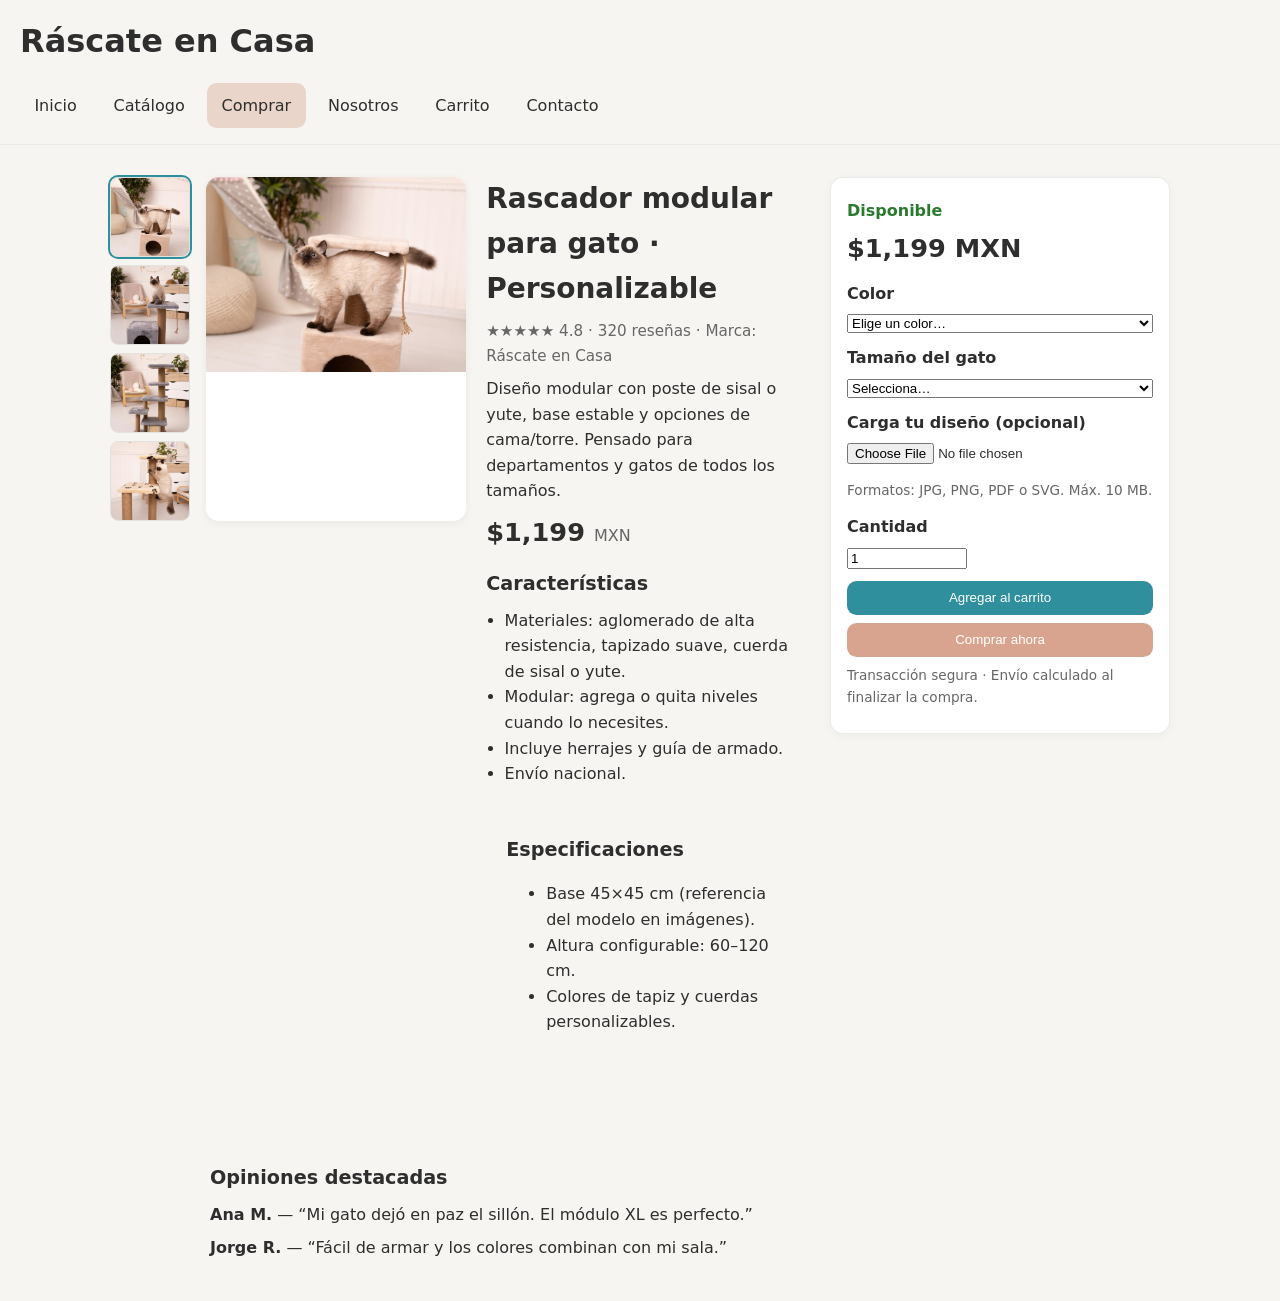
<file: sitio-ecommerce-rascadores/compra.html>
<!DOCTYPE html>
<html lang="es-MX">
<head>
  <meta charset="UTF-8" />
  <meta name="viewport" content="width=device-width, initial-scale=1" />
  <title>Comprar · Ráscate en Casa</title>
  <meta name="description" content="Compra rascadores modulares y personalizables: elige color, tamaño y sube tu diseño." />
  <link rel="stylesheet" href="styleUno.css" />
  <link rel="stylesheet" href="style2.css" />
  <style>
    .buy-layout{display:grid;grid-template-columns: 1.1fr 1fr 340px;gap:1.25rem;align-items:start}
    .gallery{display:grid;grid-template-columns:80px 1fr;gap:1rem}
    .thumbs{display:flex;flex-direction:column;gap:.5rem}
    .thumbs img{width:80px;height:80px;object-fit:cover;border-radius:.5rem;border:1px solid rgba(0,0,0,.08);cursor:pointer}
    .thumbs img.active{outline:2px solid var(--brand)}
    .main-photo{background:#fff;border-radius:.8rem;overflow:hidden;box-shadow:0 2px 8px rgba(0,0,0,.06)}
    .main-photo img{width:100%;aspect-ratio: 4/3;object-fit:cover}
    .product-title{margin:0 0 .25rem;font-size:clamp(1.25rem,2.6vw,1.75rem)}
    .rating{font-size:.95rem;color:#666}
    .price{font-size:1.6rem;font-weight:700;margin:.25rem 0}
    .buy-box{background:#fff;border:1px solid rgba(0,0,0,.08);border-radius:.8rem;padding:1rem;box-shadow:0 2px 10px rgba(0,0,0,.04)}
    .buy-box .btn{display:block;width:100%;text-align:center;margin:.5rem 0}
    .stock{color:#2a7b2e;font-weight:600;margin:.25rem 0}
    .selector{display:grid;gap:.5rem;margin:.75rem 0}
    .selector label{font-weight:600}
    .features ul{margin:.5rem 0 0;padding-left:1.15rem}
    .secure{font-size:.85rem;color:#666;margin-top:.5rem}
    @media (max-width: 980px){ .buy-layout{grid-template-columns:1fr} .buy-box{position:static} }
  </style>
</head>
<body>
  <header class="site-header">
    <h1>Ráscate en Casa</h1>
    <nav aria-label="principal">
      <ul class="menu">
        <li><a href="index.html">Inicio</a></li>
        <li><a href="catalogo.html">Catálogo</a></li>
        <li><a href="compra.html" aria-current="page">Comprar</a></li>
        <li><a href="nosotros.html">Nosotros</a></li>
        <li><a href="carrito.html">Carrito</a></li>
        <li><a href="contacto.html">Contacto</a></li>
      </ul>
    </nav>
  </header>

  <main>
    <section class="buy-layout">
      <div class="gallery" aria-label="Galería de producto">
        <div class="thumbs">
          <img src="modelo-1.jpg" alt="Vista 1 del rascador" class="active" data-target="modelo-1.jpg">
          <img src="modelo-2.jpg" alt="Vista 2 del rascador" data-target="modelo-2.jpg">
          <img src="modelo-3.jpg" alt="Vista 3 del rascador" data-target="modelo-3.jpg">
          <img src="modelo-4.jpg" alt="Vista 4 del rascador" data-target="modelo-4.jpg">
        </div>
        <figure class="main-photo">
          <img id="mainImage" src="modelo-1.jpg" alt="Rascador modular principal">
        </figure>
      </div>

      <article>
        <h2 class="product-title">Rascador modular para gato · Personalizable</h2>
        <p class="rating">★★★★★ 4.8 · 320 reseñas · Marca: Ráscate en Casa</p>
        <p>Diseño modular con poste de sisal o yute, base estable y opciones de cama/torre.
          Pensado para departamentos y gatos de todos los tamaños.</p>

        <div class="price">$1,199 <span style="font-size:1rem;font-weight:400;color:#666">MXN</span></div>

        <div class="features">
          <h3>Características</h3>
          <ul>
            <li>Materiales: aglomerado de alta resistencia, tapizado suave, cuerda de sisal o yute.</li>
            <li>Modular: agrega o quita niveles cuando lo necesites.</li>
            <li>Incluye herrajes y guía de armado.</li>
            <li>Envío nacional.</li>
          </ul>
        </div>

        <section aria-labelledby="specs">
          <h3 id="specs">Especificaciones</h3>
          <ul>
            <li>Base 45×45 cm (referencia del modelo en imágenes).</li>
            <li>Altura configurable: 60–120 cm.</li>
            <li>Colores de tapiz y cuerdas personalizables.</li>
          </ul>
        </section>
      </article>

      <aside class="buy-box" aria-label="Opciones de compra">
        <div class="stock">Disponible</div>
        <div class="price">$1,199 MXN</div>

        <form onsubmit="return false" enctype="multipart/form-data">
          <div class="selector">
            <label for="color">Color</label>
            <select id="color" name="color" required>
              <option value="">Elige un color…</option>
              <option value="arena">Arena (var(--sand))</option>
              <option value="durazno">Durazno (var(--peach))</option>
              <option value="teal">Teal (var(--brand))</option>
              <option value="grafito">Grafito (oscuro)</option>
            </select>
          </div>

          <div class="selector">
            <label for="tamano">Tamaño del gato</label>
            <select id="tamano" name="tamano" required>
              <option value="">Selecciona…</option>
              <option value="S">Pequeño (≤3.5 kg)</option>
              <option value="M">Mediano (3.6–5.5 kg)</option>
              <option value="L">Grande (5.6–7.5 kg)</option>
              <option value="XL">XL (≥7.6 kg)</option>
            </select>
          </div>

          <div class="selector">
            <label for="diseno">Carga tu diseño (opcional)</label>
            <input type="file" id="diseno" name="diseno" accept=".jpg,.jpeg,.png,.pdf,.svg">
            <small class="secure">Formatos: JPG, PNG, PDF o SVG. Máx. 10 MB.</small>
          </div>

          <div class="selector">
            <label for="cantidad">Cantidad</label>
            <input type="number" id="cantidad" name="cantidad" min="1" value="1" style="max-width:120px">
          </div>

          <button class="btn btn-primary" type="button" id="btnCarrito">Agregar al carrito</button>
          <button class="btn btn-secondary" type="button" id="btnComprar">Comprar ahora</button>

          <p class="secure">Transacción segura · Envío calculado al finalizar la compra.</p>
        </form>
      </aside>
    </section>

    <section class="parte1" aria-labelledby="reviews">
      <h3 id="reviews">Opiniones destacadas</h3>
      <p><strong>Ana M.</strong> — “Mi gato dejó en paz el sillón. El módulo XL es perfecto.”</p>
      <p><strong>Jorge R.</strong> — “Fácil de armar y los colores combinan con mi sala.”</p>
    </section>
  </main>

  <script>
    const thumbs = document.querySelectorAll('.thumbs img');
    const main = document.getElementById('mainImage');
    thumbs.forEach(t => {
      t.addEventListener('click', () => {
        thumbs.forEach(x => x.classList.remove('active'));
        t.classList.add('active');
        main.src = t.dataset.target;
        main.alt = t.alt.replace('Vista', 'Imagen');
      });
    });

    const CART_KEY = 'cart_rc'; 
    const getCart = () => JSON.parse(localStorage.getItem(CART_KEY) || '[]');
    const setCart = (items) => localStorage.setItem(CART_KEY, JSON.stringify(items));

    function getModeloFromURL(){
      const url = new URL(location.href);
      return url.searchParams.get('modelo') || '1';
    }

    const PRICE_BY_MODEL = {
      '1': 1199, '2': 1199, '3': 1350, '4': 990, '5': 1450, '6': 1290
    };

    function buildItem() {
      const color = document.getElementById('color').value;
      const tamano = document.getElementById('tamano').value;
      const cantidad = Math.max(1, parseInt(document.getElementById('cantidad').value || '1', 10));
      const img = document.getElementById('mainImage').src;

      const modelo = getModeloFromURL();    
      const price = PRICE_BY_MODEL[modelo] ?? 1199;

      const fileInput = document.getElementById('diseno');
      const customFileName = fileInput && fileInput.files && fileInput.files[0] ? fileInput.files[0].name : '';

      return {
        id: `m${modelo}-${color}-${tamano}`,
        modelo, color, tamano, cantidad,
        price, img,
        customFileName,
        title: `Modelo ${modelo}`
      };
    }

    function requireSelections(item){
      if(!item.color || !item.tamano){
        alert('Elige color y tamaño antes de continuar.');
        return false;
      }
      return true;
    }

    document.getElementById('btnCarrito').addEventListener('click', () => {
      const item = buildItem();
      if(!requireSelections(item)) return;

      const cart = getCart();
      const idx = cart.findIndex(p => p.id === item.id);
      if (idx >= 0) { cart[idx].cantidad += item.cantidad; }
      else { cart.push(item); }
      setCart(cart);

      location.href = 'carrito.html';
    });

    document.getElementById('btnComprar').addEventListener('click', () => {
      const item = buildItem();
      if(!requireSelections(item)) return;

      setCart([item]);
      location.href = 'pago.html';
    });
  </script>
</body>
</html>
</file>
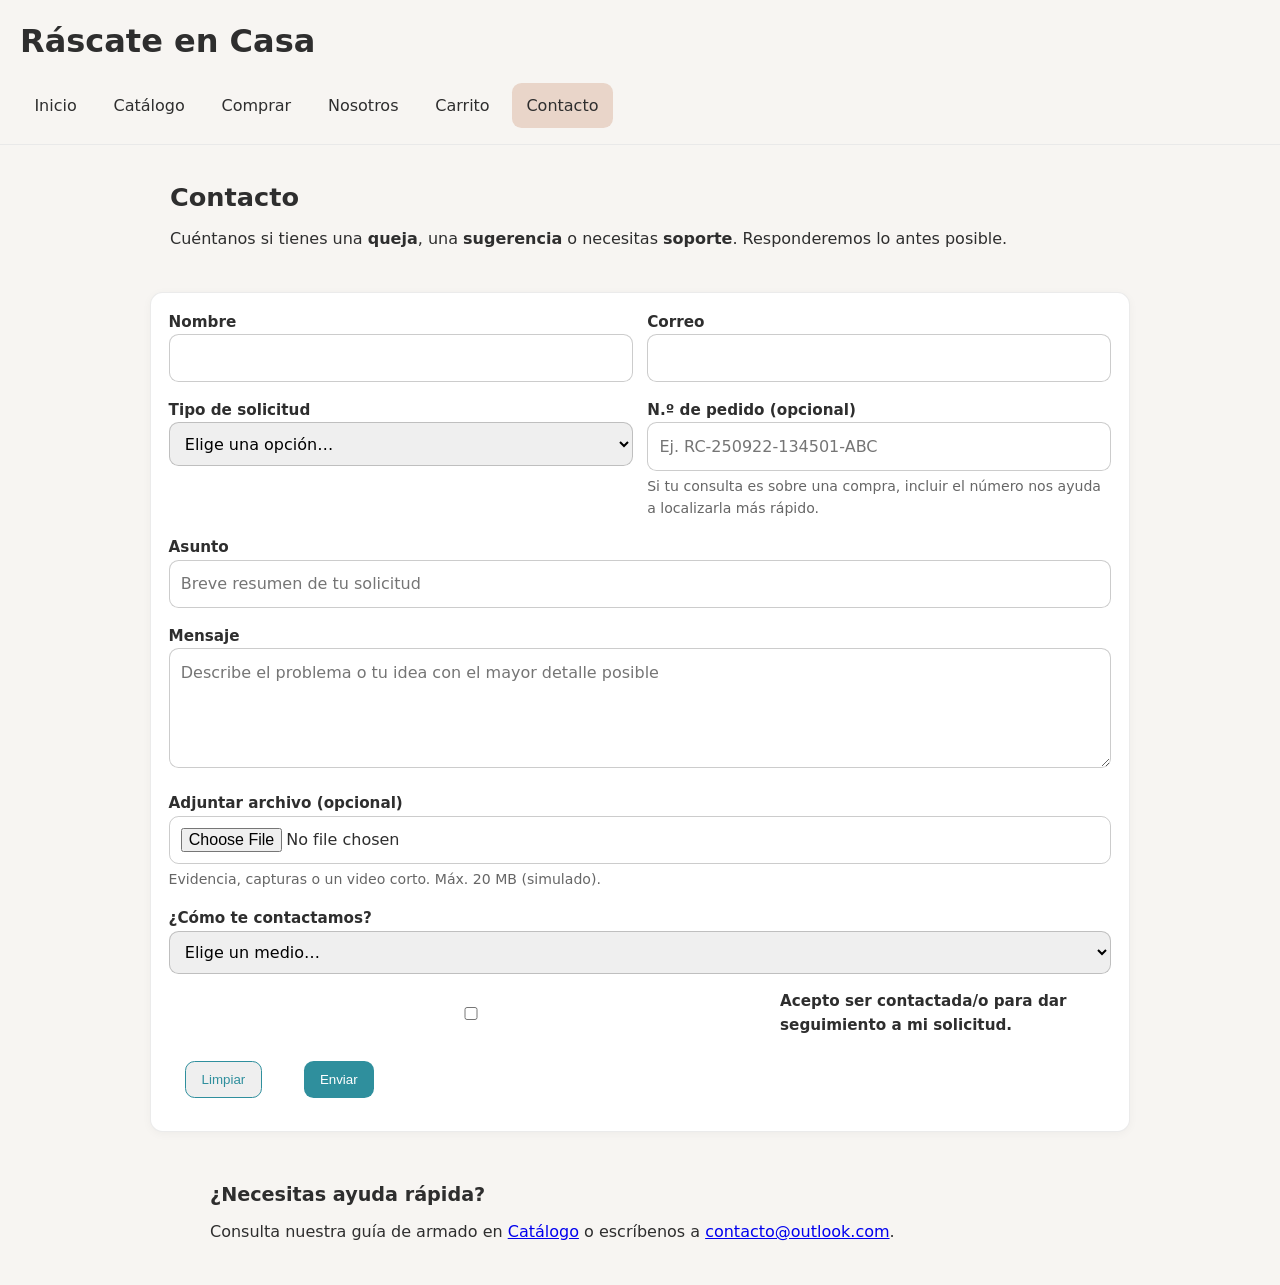
<file: sitio-ecommerce-rascadores/contacto.html>
<!DOCTYPE html>
<html lang="es-MX">
<head>
  <meta charset="UTF-8" />
  <meta name="viewport" content="width=device-width, initial-scale=1" />
  <title>Contacto · Ráscate en Casa</title>
  <meta name="description" content="Envíanos una queja, sugerencia o solicita soporte. ¡Estamos para ayudarte!" />
  <link rel="stylesheet" href="styleUno.css" />
  <link rel="stylesheet" href="style2.css" />
  <style>
    .contact-wrap{max-width:980px;margin:0 auto}
    .card{background:#fff;border:1px solid rgba(0,0,0,.08);border-radius:.8rem;padding:1rem 1.1rem;box-shadow:0 2px 10px rgba(0,0,0,.04)}
    .form-grid{display:grid;gap:.9rem;grid-template-columns:1fr 1fr}
    .form-grid .full{grid-column:1/-1}
    label{font-weight:600;font-size:.95rem}
    input, select, textarea{width:100%;padding:.65rem .7rem;border:1px solid rgba(0,0,0,.2);border-radius:.6rem;font:inherit}
    textarea{min-height:120px;resize:vertical}
    .hint{font-size:.88rem;color:#666;margin-top:.25rem}
    .actions{display:flex;gap:.6rem;flex-wrap:wrap;margin-top:.6rem}
    .success{display:none;margin-top:1rem;padding:.8rem;border-radius:.6rem;background:#eaf8ef;color:#205d2a;border:1px solid #bfe6cb}
    .error{display:none;margin-top:1rem;padding:.8rem;border-radius:.6rem;background:#fdecec;color:#7a1d1d;border:1px solid #f3bcbc}
    .hidden{position:absolute !important;left:-9999px !important}
    @media (max-width: 840px){ .form-grid{grid-template-columns:1fr} }
  </style>
</head>
<body>
  <header class="site-header">
    <h1>Ráscate en Casa</h1>
    <nav aria-label="principal">
      <ul class="menu">
        <li><a href="index.html">Inicio</a></li>
        <li><a href="catalogo.html">Catálogo</a></li>
        <li><a href="compra.html">Comprar</a></li>
        <li><a href="nosotros.html">Nosotros</a></li>
        <li><a href="carrito.html">Carrito</a></li>
        <li><a href="contacto.html" aria-current="page">Contacto</a></li>
      </ul>
    </nav>
  </header>

  <main class="contact-wrap">
    <section>
      <h2>Contacto</h2>
      <p>Cuéntanos si tienes una <strong>queja</strong>, una <strong>sugerencia</strong> o necesitas <strong>soporte</strong>. Responderemos lo antes posible.</p>
    </section>

    <section class="card" aria-label="Formulario de contacto">
      <form id="contactForm" onsubmit="return false" novalidate>
        <div class="form-grid">
          <div>
            <label for="nombre">Nombre</label>
            <input id="nombre" name="nombre" autocomplete="name" required>
          </div>
          <div>
            <label for="email">Correo</label>
            <input id="email" name="email" type="email" autocomplete="email" required>
          </div>

          <div>
            <label for="tipo">Tipo de solicitud</label>
            <select id="tipo" name="tipo" required>
              <option value="">Elige una opción…</option>
              <option value="queja">Queja</option>
              <option value="sugerencia">Sugerencia</option>
              <option value="soporte">Soporte</option>
            </select>
          </div>

          <div>
            <label for="pedido">N.º de pedido (opcional)</label>
            <input id="pedido" name="pedido" placeholder="Ej. RC-250922-134501-ABC">
            <div class="hint">Si tu consulta es sobre una compra, incluir el número nos ayuda a localizarla más rápido.</div>
          </div>

          <div class="full">
            <label for="asunto">Asunto</label>
            <input id="asunto" name="asunto" required placeholder="Breve resumen de tu solicitud">
          </div>

          <div class="full">
            <label for="mensaje">Mensaje</label>
            <textarea id="mensaje" name="mensaje" required placeholder="Describe el problema o tu idea con el mayor detalle posible"></textarea>
          </div>

          <div class="full">
            <label for="archivo">Adjuntar archivo (opcional)</label>
            <input id="archivo" name="archivo" type="file" accept=".jpg,.jpeg,.png,.pdf,.mp4,.mov,.zip,.txt,.doc,.docx,.xls,.xlsx,.csv,.svg">
            <div class="hint">Evidencia, capturas o un video corto. Máx. 20 MB (simulado).</div>
          </div>

          <div class="full">
            <label for="preferencia">¿Cómo te contactamos?</label>
            <select id="preferencia" name="preferencia" required>
              <option value="">Elige un medio…</option>
              <option value="email">Correo electrónico</option>
              <option value="telefono">Teléfono / WhatsApp</option>
            </select>
          </div>

          <div class="full" id="telefonoWrap" style="display:none">
            <label for="telefono">Teléfono</label>
            <input id="telefono" name="telefono" inputmode="tel" placeholder="+52 55 1234 5678">
          </div>

          <input class="hidden" type="text" id="company" name="company" tabindex="-1" autocomplete="off" aria-hidden="true">

          <div class="full">
            <label class="inline" style="display:flex;gap:.5rem;align-items:center">
              <input type="checkbox" id="consent" required>
              <span>Acepto ser contactada/o para dar seguimiento a mi solicitud.</span>
            </label>
          </div>
        </div>

        <div class="actions">
          <button class="btn" type="reset">Limpiar</button>
          <button class="btn btn-primary" id="btnEnviar" type="submit">Enviar</button>
        </div>

        <div class="success" id="okMsg" role="status">¡Gracias! Tu solicitud ha sido registrada. Te contactaremos pronto.</div>
        <div class="error" id="errMsg" role="alert">No se pudo enviar. Revisa los campos e inténtalo de nuevo.</div>
      </form>
    </section>

    <section class="parte1" aria-labelledby="faq">
      <h3 id="faq">¿Necesitas ayuda rápida?</h3>
      <p>Consulta nuestra guía de armado en <a href="catalogo.html">Catálogo</a> o escríbenos a <a href="mailto:kowoj@outlook.com">contacto@outlook.com</a>.</p>
    </section>
  </main>

  <script>
    const pref = document.getElementById('preferencia');
    const telWrap = document.getElementById('telefonoWrap');
    pref.addEventListener('change', () => {
      telWrap.style.display = pref.value === 'telefono' ? '' : 'none';
      if(pref.value !== 'telefono'){
        document.getElementById('telefono').value = '';
      }
    });
    const FORM_KEY = 'tickets_rc';
    const form = document.getElementById('contactForm');
    const okMsg = document.getElementById('okMsg');
    const errMsg = document.getElementById('errMsg');

    function getTickets(){ return JSON.parse(localStorage.getItem(FORM_KEY) || '[]'); }
    function setTickets(arr){ localStorage.setItem(FORM_KEY, JSON.stringify(arr)); }

    function validate() {
      if (document.getElementById('company').value) return false;

      const required = ['nombre','email','tipo','asunto','mensaje','preferencia','consent'];
      for (const id of required) {
        const el = document.getElementById(id);
        if (id === 'consent') { if(!el.checked) return false; continue; }
        if (!el.value || !el.value.trim()) return false;
      }
 
      const email = document.getElementById('email').value.trim();
      if(!/^[^@\s]+@[^@\s]+\.[^@\s]+$/.test(email)) return false;

      if (pref.value === 'telefono') {
        const tel = document.getElementById('telefono').value.trim();
        if (tel.length < 8) return false;
      }
      return true;
    }

    form.addEventListener('submit', (e)=>{
      e.preventDefault();
      okMsg.style.display='none';
      errMsg.style.display='none';

      if(!validate()){
        errMsg.style.display='block';
        return;
      }

      const data = {
        id: 'T-' + Date.now(),
        fecha: new Date().toISOString(),
        nombre: document.getElementById('nombre').value.trim(),
        email: document.getElementById('email').value.trim(),
        tipo: document.getElementById('tipo').value,
        pedido: document.getElementById('pedido').value.trim(),
        asunto: document.getElementById('asunto').value.trim(),
        mensaje: document.getElementById('mensaje').value.trim(),
        preferencia: document.getElementById('preferencia').value,
        telefono: document.getElementById('telefono').value.trim(),
        archivoNombre: (document.getElementById('archivo').files[0]?.name) || ''
      };

      const tickets = getTickets();
      tickets.push(data);
      setTickets(tickets);

      okMsg.style.display='block';
      form.reset();
      telWrap.style.display='none';
      window.scrollTo({top:0, behavior:'smooth'});
    });
  </script>
</body>
</html>
</file>
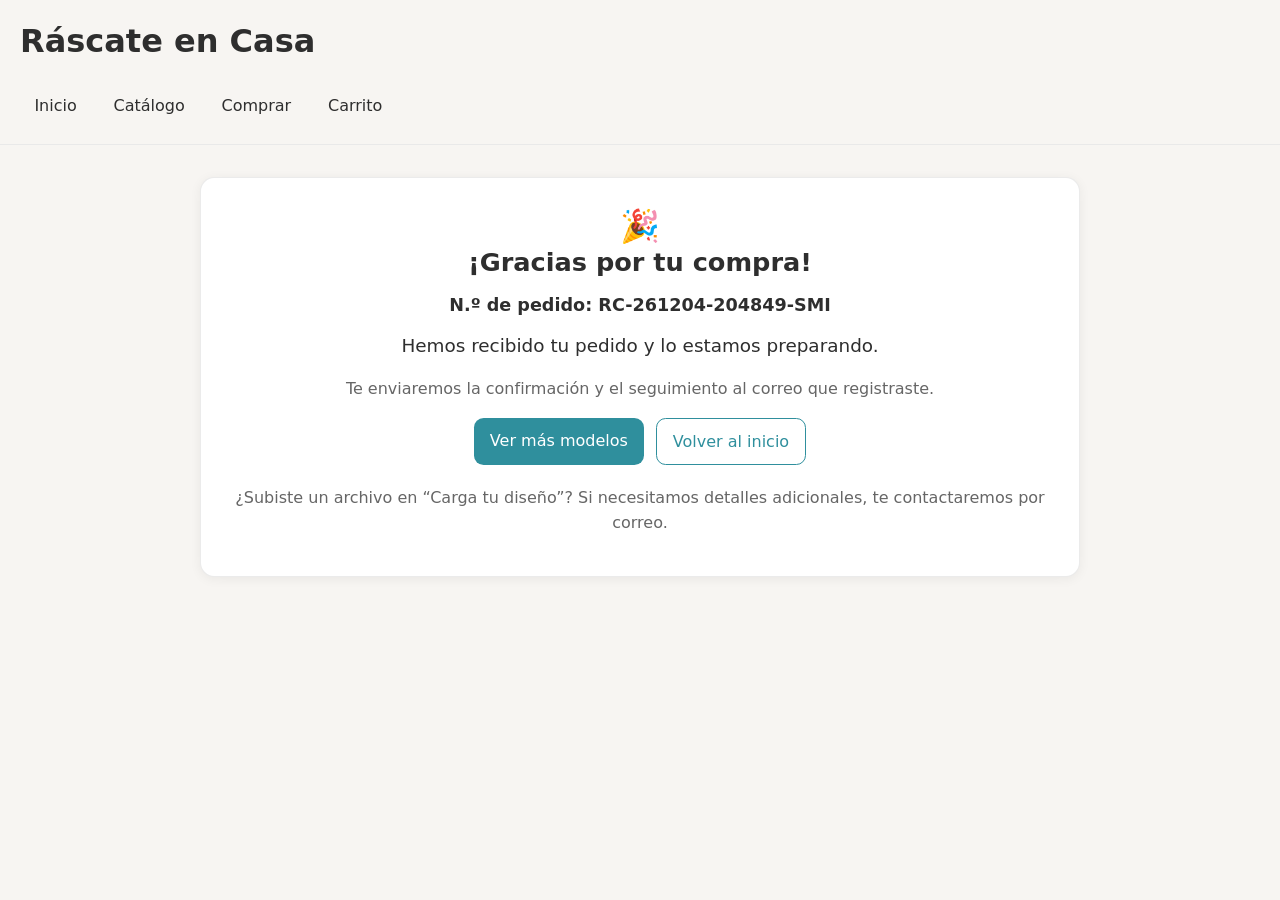
<file: sitio-ecommerce-rascadores/gracias.html>
<!DOCTYPE html>
<html lang="es-MX">
<head>
  <meta charset="UTF-8" />
  <meta name="viewport" content="width=device-width, initial-scale=1" />
  <title>¡Gracias por tu compra! · Ráscate en Casa</title>
  <meta name="description" content="Confirmación de pedido de Ráscate en Casa." />
  <link rel="stylesheet" href="styleUno.css" />
  <link rel="stylesheet" href="style2.css" />
  <style>
    .thanks-wrap{
      max-width: 880px; margin: 0 auto; text-align: center;
      background:#fff; border:1px solid rgba(0,0,0,.08);
      border-radius:.9rem; padding:2rem 1.25rem; box-shadow:0 2px 12px rgba(0,0,0,.06);
    }
    .order-id{font-size:1.1rem; font-weight:700; margin:.25rem 0 .75rem}
    .lead{font-size:1.15rem; margin:.5rem 0 1rem}
    .actions{display:flex; gap:.75rem; justify-content:center; flex-wrap:wrap; margin-top:1rem}
    .muted{color:#666}
    .confetti{font-size:2rem; line-height:1}
  </style>
</head>
<body>
  <header class="site-header">
    <h1>Ráscate en Casa</h1>
    <nav aria-label="principal">
      <ul class="menu">
        <li><a href="index.html">Inicio</a></li>
        <li><a href="catalogo.html">Catálogo</a></li>
        <li><a href="compra.html">Comprar</a></li>
        <li><a href="carrito.html">Carrito</a></li>
      </ul>
    </nav>
  </header>

  <main>
    <section>
      <div class="thanks-wrap">
        <div class="confetti">🎉</div>
        <h2>¡Gracias por tu compra!</h2>
        <p class="order-id">N.º de pedido: <span id="orderId">—</span></p>
        <p class="lead">Hemos recibido tu pedido y lo estamos preparando.</p>
        <p class="muted">Te enviaremos la confirmación y el seguimiento al correo que registraste.</p>

        <div class="actions">
          <a class="btn btn-primary" href="catalogo.html">Ver más modelos</a>
          <a class="btn" href="index.html">Volver al inicio</a>
        </div>

        <div style="margin-top:1.25rem">
          <p class="muted">¿Subiste un archivo en “Carga tu diseño”? Si necesitamos detalles adicionales, te contactaremos por correo.</p>
        </div>
      </div>
    </section>
  </main>

  <script>
    function randomId(){
      const now = new Date();
      const pad = (n) => String(n).padStart(2,'0');
      const y = now.getFullYear().toString().slice(-2);
      const m = pad(now.getMonth()+1);
      const d = pad(now.getDate());
      const h = pad(now.getHours());
      const min = pad(now.getMinutes());
      const s = pad(now.getSeconds());
      const rand = Math.random().toString(36).slice(2,5).toUpperCase();
      return `RC-${y}${m}${d}-${h}${min}${s}-${rand}`;
    }
    document.getElementById('orderId').textContent = randomId();
  </script>
</body>
</html>
</file>
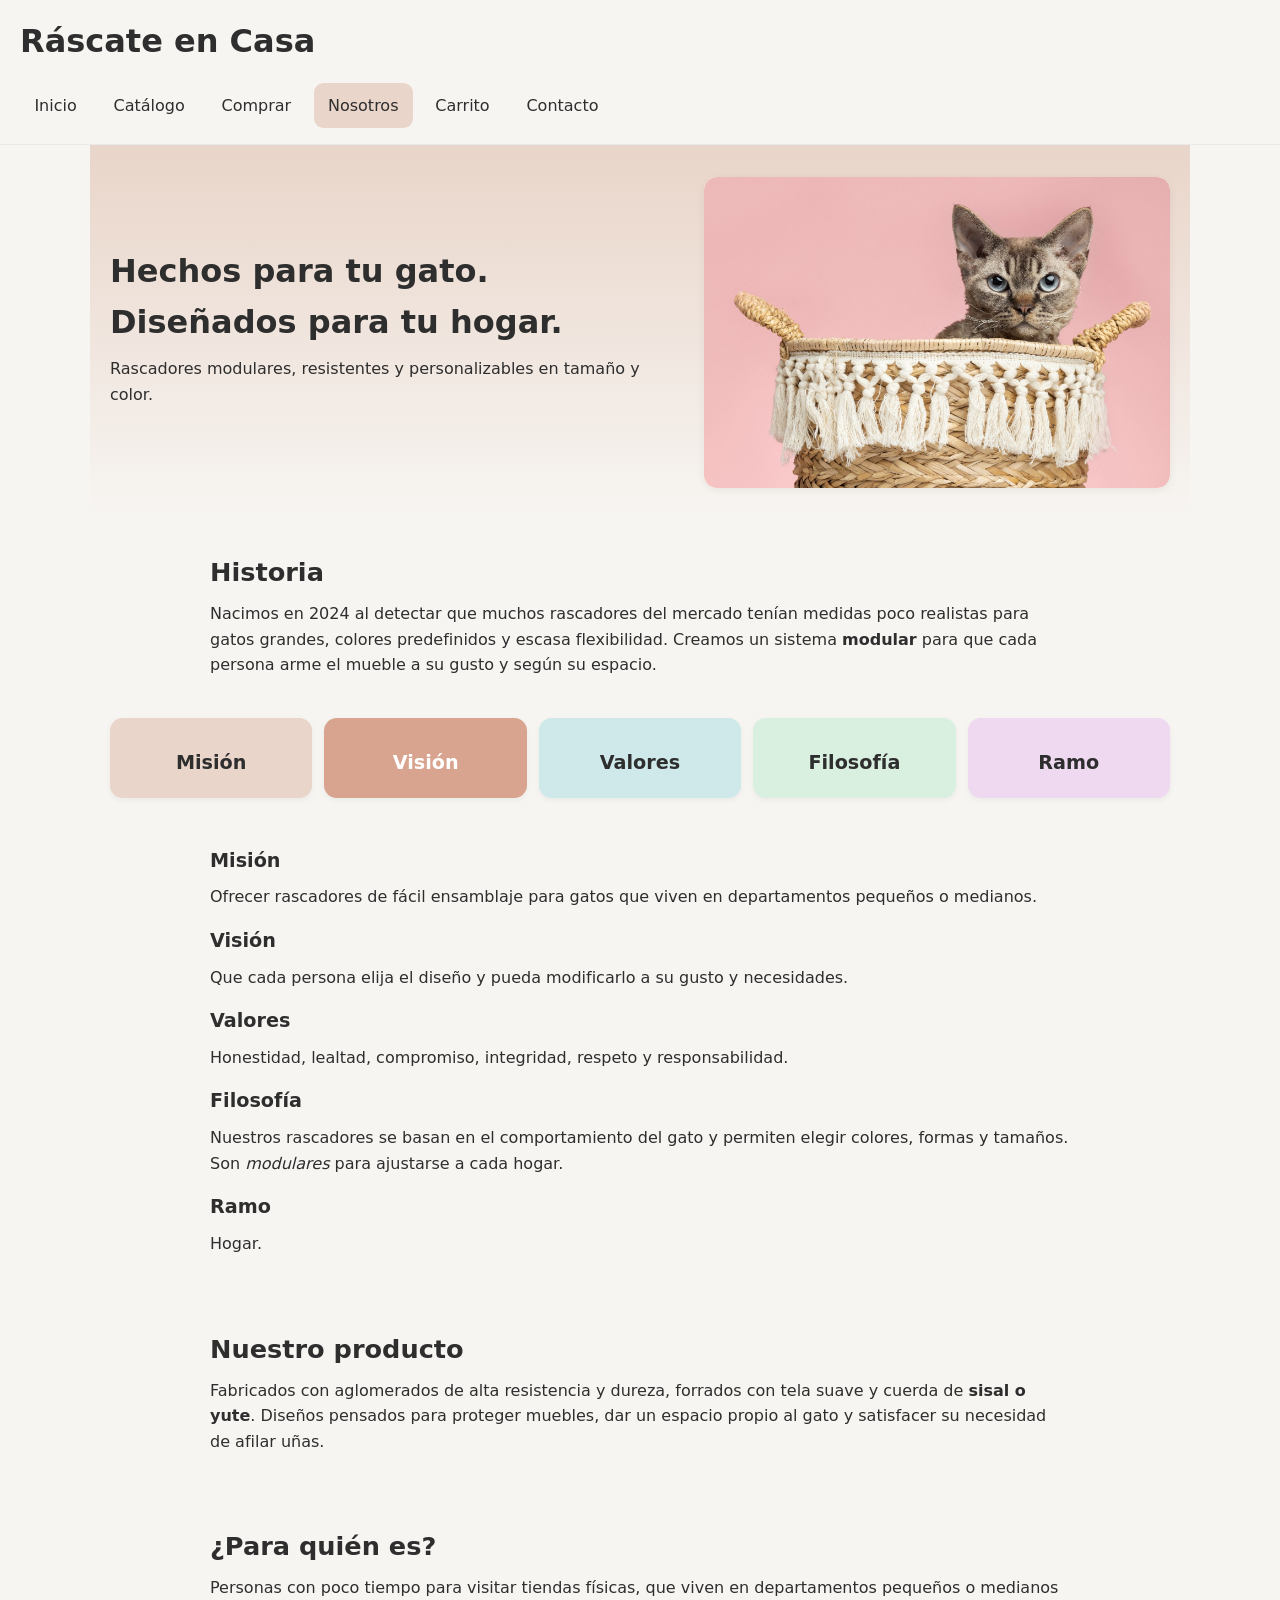
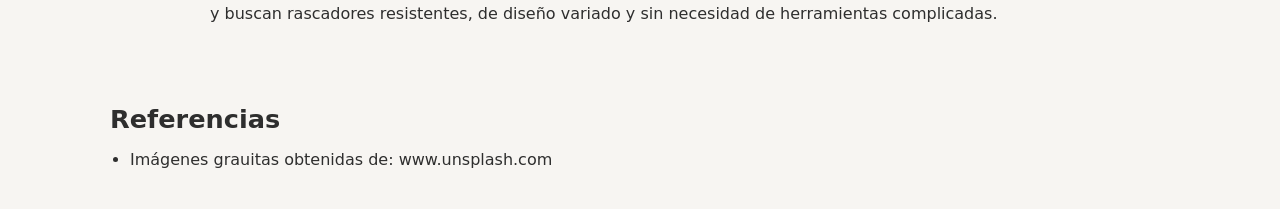
<file: sitio-ecommerce-rascadores/nosotros.html>
<!DOCTYPE html>
<html lang="es-MX">
<head>
  <meta charset="UTF-8" />
  <meta name="viewport" content="width=device-width, initial-scale=1" />
  <title>Nosotros · Ráscate en Casa</title>
  <meta name="description" content="Conoce la historia, misión, visión, valores y filosofía de Ráscate en Casa: rascadores modulares para gato." />
  <link rel="stylesheet" href="styleUno.css" />
  <link rel="stylesheet" href="style2.css" />
</head>
<body>
  <header class="site-header">
    <h1>Ráscate en Casa</h1>
    <nav aria-label="principal">
      <ul class="menu">
        <li><a href="index.html">Inicio</a></li>
        <li><a href="catalogo.html">Catálogo</a></li>
        <li><a href="compra.html">Comprar</a></li>
        <li><a href="nosotros.html" aria-current="page">Nosotros</a></li>
        <li><a href="carrito.html">Carrito</a></li>
        <li><a href="contacto.html">Contacto</a></li>
      </ul>
    </nav>
  </header>

  <main>
    <section class="hero">
      <div class="hero-text">
        <h2>Hechos para tu gato. Diseñados para tu hogar.</h2>
        <p>Rascadores modulares, resistentes y personalizables en tamaño y color.</p>
      </div>
      <figure class="hero-media">
        <img src="portada-2.jpg" alt="Gato usando rascador en sala hogareña" />
      </figure>
    </section>

    <section class="parte1" id="historia">
      <h2>Historia</h2>
      <p>
        Nacimos en 2024 al detectar que muchos rascadores del mercado tenían medidas poco
        realistas para gatos grandes, colores predefinidos y escasa flexibilidad. Creamos un
        sistema <strong>modular</strong> para que cada persona arme el mueble a su gusto y según su espacio.
      </p>
    </section>

    <section class="grid-container">
      <div id="color1Tabla"><h3>Misión</h3></div>
      <div id="color2Tabla"><h3>Visión</h3></div>
      <div id="color3Tabla"><h3>Valores</h3></div>
      <div id="color4Tabla"><h3>Filosofía</h3></div>
      <div id="color5Tabla"><h3>Ramo</h3></div>
    </section>

    <section class="parte1" aria-labelledby="mvvf">
      <h2 id="mvvf" class="sr-only">Misión, Visión, Valores y Filosofía</h2>
      <h3>Misión</h3>
      <p>Ofrecer rascadores de fácil ensamblaje para gatos que viven en departamentos pequeños o medianos.</p>

      <h3>Visión</h3>
      <p>Que cada persona elija el diseño y pueda modificarlo a su gusto y necesidades.</p>

      <h3>Valores</h3>
      <p>Honestidad, lealtad, compromiso, integridad, respeto y responsabilidad.</p>

      <h3>Filosofía</h3>
      <p>Nuestros rascadores se basan en el comportamiento del gato y permiten elegir colores, formas y tamaños. Son <em>modulares</em> para ajustarse a cada hogar.</p>

      <h3>Ramo</h3>
      <p>Hogar.</p>
    </section>

    <section class="parte1" id="producto">
      <h2>Nuestro producto</h2>
      <p>
        Fabricados con aglomerados de alta resistencia y dureza, forrados con tela suave y
        cuerda de <strong>sisal o yute</strong>. Diseños pensados para proteger muebles, dar un espacio propio
        al gato y satisfacer su necesidad de afilar uñas.
      </p>
    </section>

    <section class="parte1" id="publico">
      <h2>¿Para quién es?</h2>
      <p>
        Personas con poco tiempo para visitar tiendas físicas, que viven en departamentos
        pequeños o medianos y buscan rascadores resistentes, de diseño variado y sin necesidad
        de herramientas complicadas.
      </p>
    </section>

    <section class="referencias">
      <h2>Referencias</h2>
      <ul>
        <li>Imágenes grauitas obtenidas de: www.unsplash.com</li>
      </ul>
    </section>
  </main>
</body>
</html>
</file>
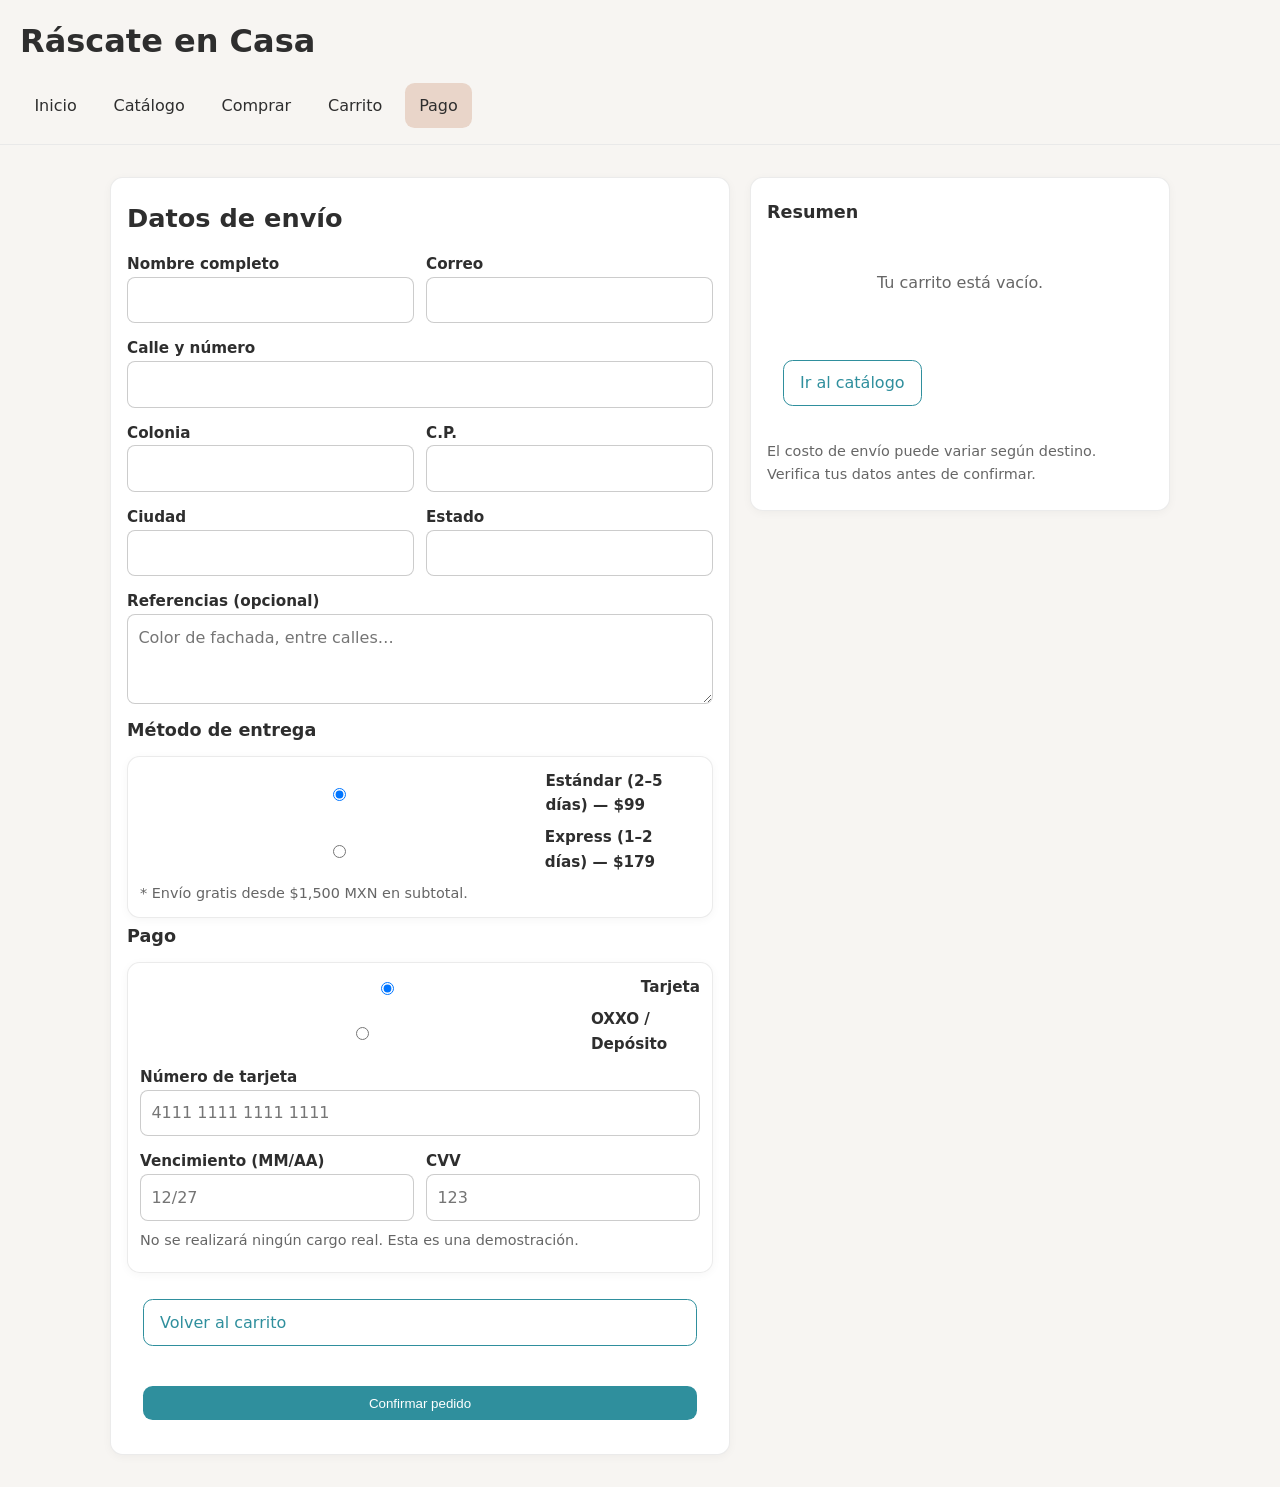
<file: sitio-ecommerce-rascadores/pago.html>
<!DOCTYPE html>
<html lang="es-MX">
<head>
  <meta charset="UTF-8" />
  <meta name="viewport" content="width=device-width, initial-scale=1" />
  <title>Pago · Ráscate en Casa</title>
  <meta name="description" content="Finaliza tu compra: datos de envío, entrega y método de pago." />
  <link rel="stylesheet" href="styleUno.css" />
  <link rel="stylesheet" href="style2.css" />
  <style>
    .checkout{display:grid;grid-template-columns: 1.2fr 420px;gap:1.25rem;align-items:start}
    .card{background:#fff;border:1px solid rgba(0,0,0,.08);border-radius:.8rem;padding:1rem;box-shadow:0 2px 10px rgba(0,0,0,.04)}
    .card h2,.card h3{margin:.25rem 0 .75rem}
    .form-grid{display:grid;gap:.75rem;grid-template-columns:1fr 1fr}
    .form-grid .full{grid-column:1/-1}
    label{font-weight:600;font-size:.95rem}
    input, select, textarea{width:100%;padding:.6rem .65rem;border:1px solid rgba(0,0,0,.2);border-radius:.5rem;font:inherit}
    textarea{min-height:90px;resize:vertical}
    .inline{display:flex;gap:.5rem;align-items:center}
    .muted{color:#666;font-size:.9rem}
    .summary .row{display:flex;justify-content:space-between;margin:.35rem 0}
    .summary .row.total{font-weight:700;font-size:1.1rem}
    .summary .items{display:flex;flex-direction:column;gap:.6rem;margin:.5rem 0}
    .summary .item{display:grid;grid-template-columns: 64px 1fr auto;gap:.6rem;align-items:center}
    .summary .item img{width:64px;height:64px;object-fit:cover;border-radius:.5rem;border:1px solid rgba(0,0,0,.08)}
    .actions{display:flex;flex-direction:column;gap:.5rem;margin-top:.75rem}
    .empty{text-align:center;color:#666;padding:2rem 1rem}
    @media (max-width: 980px){ .checkout{grid-template-columns:1fr} }
  </style>
</head>
<body>
  <header class="site-header">
    <h1>Ráscate en Casa</h1>
    <nav aria-label="principal">
      <ul class="menu">
        <li><a href="index.html">Inicio</a></li>
        <li><a href="catalogo.html">Catálogo</a></li>
        <li><a href="compra.html">Comprar</a></li>
        <li><a href="carrito.html">Carrito</a></li>
        <li><a href="pago.html" aria-current="page">Pago</a></li>
      </ul>
    </nav>
  </header>

  <main>
    <section class="checkout">
      <form id="checkoutForm" class="card" novalidate>
        <h2>Datos de envío</h2>
        <div class="form-grid">
          <div>
            <label for="nombre">Nombre completo</label>
            <input id="nombre" name="nombre" autocomplete="name" required>
          </div>
          <div>
            <label for="email">Correo</label>
            <input id="email" name="email" type="email" autocomplete="email" required>
          </div>

          <div class="full">
            <label for="calle">Calle y número</label>
            <input id="calle" name="calle" autocomplete="address-line1" required>
          </div>
          <div>
            <label for="colonia">Colonia</label>
            <input id="colonia" name="colonia" autocomplete="address-line2">
          </div>
          <div>
            <label for="cp">C.P.</label>
            <input id="cp" name="cp" inputmode="numeric" pattern="\\d{4,6}" required>
          </div>
          <div>
            <label for="ciudad">Ciudad</label>
            <input id="ciudad" name="ciudad" autocomplete="address-level2" required>
          </div>
          <div>
            <label for="estado">Estado</label>
            <input id="estado" name="estado" autocomplete="address-level1" required>
          </div>
          <div class="full">
            <label for="referencias">Referencias (opcional)</label>
            <textarea id="referencias" name="referencias" placeholder="Color de fachada, entre calles…"></textarea>
          </div>
        </div>

        <h3>Método de entrega</h3>
        <div class="card" style="padding:.75rem">
          <div class="inline">
            <input type="radio" name="envio" id="envio-std" value="std" checked>
            <label for="envio-std">Estándar (2–5 días) — <span id="envioStdLabel">$99</span></label>
          </div>
          <div class="inline" style="margin-top:.5rem">
            <input type="radio" name="envio" id="envio-exp" value="exp">
            <label for="envio-exp">Express (1–2 días) — $179</label>
          </div>
          <p class="muted" style="margin:.5rem 0 0">* Envío gratis desde $1,500 MXN en subtotal.</p>
        </div>

        <h3>Pago</h3>
        <div class="card" style="padding:.75rem">
          <div class="inline">
            <input type="radio" name="pago" id="pago-tarjeta" value="tarjeta" checked>
            <label for="pago-tarjeta">Tarjeta</label>
          </div>
          <div class="inline" style="margin:.5rem 0 .25rem 0">
            <input type="radio" name="pago" id="pago-oxxo" value="oxxo">
            <label for="pago-oxxo">OXXO / Depósito</label>
          </div>

          <div id="tarjetaFields" class="form-grid" style="margin-top:.5rem">
            <div class="full">
              <label for="num">Número de tarjeta</label>
              <input id="num" inputmode="numeric" placeholder="4111 1111 1111 1111" maxlength="19">
            </div>
            <div>
              <label for="venc">Vencimiento (MM/AA)</label>
              <input id="venc" placeholder="12/27" maxlength="5">
            </div>
            <div>
              <label for="cvv">CVV</label>
              <input id="cvv" inputmode="numeric" maxlength="4" placeholder="123">
            </div>
          </div>
          <p class="muted">No se realizará ningún cargo real. Esta es una demostración.</p>
        </div>

        <div class="actions">
          <a class="btn" href="carrito.html">Volver al carrito</a>
          <button class="btn btn-primary" type="submit">Confirmar pedido</button>
        </div>
      </form>

      <aside class="card summary" aria-label="Resumen del pedido">
        <h3>Resumen</h3>
        <div id="summaryItems" class="items"></div>
        <div id="summaryTotals"></div>
        <p class="muted">El costo de envío puede variar según destino. Verifica tus datos antes de confirmar.</p>
      </aside>
    </section>
  </main>
  <script>

    const CART_KEY = 'cart_rc';
    const getCart = () => JSON.parse(localStorage.getItem(CART_KEY) || '[]');
    const setCart = (items) => localStorage.setItem(CART_KEY, JSON.stringify(items));

    const itemsEl = document.getElementById('summaryItems');
    const totalsEl = document.getElementById('summaryTotals');
    const form = document.getElementById('checkoutForm');

    function money(n){ return n.toLocaleString('es-MX',{style:'currency',currency:'MXN'}); }

    function renderSummary(){
      const cart = getCart();
      itemsEl.innerHTML = '';
      totalsEl.innerHTML = '';

      if(cart.length===0){
        itemsEl.innerHTML = '<div class="empty">Tu carrito está vacío.</div><p><a class="btn" href="catalogo.html">Ir al catálogo</a></p>';
        return;
      }

      cart.forEach(p=>{
        const el = document.createElement('div');
        el.className = 'item';
        el.innerHTML = `
          <img src="${p.img}" alt="${p.title}">
          <div>
            <strong>${p.title}</strong><br>
            Color: ${p.color || '-'} · Tamaño: ${p.tamano || '-'}<br>
            ${p.customFileName ? `<span class="muted">Archivo: ${p.customFileName}</span>` : ''}
          </div>
          <div style="text-align:right">
            x${p.cantidad}<br>
            <strong>${money(p.price*p.cantidad)}</strong>
          </div>
        `;
        itemsEl.appendChild(el);
      });

      const subtotal = cart.reduce((s,p)=>s + p.price*p.cantidad, 0);
      const envioGratis = subtotal >= 1500;
      const envioSel = document.querySelector('input[name="envio"]:checked')?.value || 'std';
      const envio = envioGratis ? 0 : (envioSel === 'exp' ? 179 : 99);
      const total = subtotal + envio;

      const stdLabel = document.getElementById('envioStdLabel');
      if (stdLabel) stdLabel.textContent = envioGratis ? 'Gratis' : '$99';

      totalsEl.innerHTML = `
        <div class="row"><span>Subtotal</span><span>${money(subtotal)}</span></div>
        <div class="row"><span>Envío</span><span>${envio===0?'Gratis':money(envio)}</span></div>
        <div class="row total"><span>Total</span><span>${money(total)}</span></div>
      `;
    }

    document.addEventListener('change', (e)=>{
      if(e.target.name === 'envio'){ renderSummary(); }
      if(e.target.name === 'pago'){
        const showCard = e.target.value === 'tarjeta';
        document.getElementById('tarjetaFields').style.display = showCard ? '' : 'none';
      }
    });

    form.addEventListener('submit', (e)=>{
      e.preventDefault();
      const cart = getCart();
      if(cart.length===0){
        alert('Tu carrito está vacío.');
        location.href='catalogo.html';
        return;
      }

      const requiredIds = ['nombre','email','calle','cp','ciudad','estado'];
      for (const id of requiredIds){
        const el = document.getElementById(id);
        if(!el.value.trim()){
          el.focus();
          alert('Por favor completa: ' + id);
          return;
        }
      }

      const email = document.getElementById('email').value;
      const cp = document.getElementById('cp').value;
      if(!/^[^@\s]+@[^@\s]+\.[^@\s]+$/.test(email)){ alert('Correo no válido'); return; }
      if(!/^\d{4,6}$/.test(cp)){ alert('Código postal no válido'); return; }


      alert('¡Gracias! Tu pedido ha sido confirmado.');
      localStorage.removeItem(CART_KEY);
      location.href = 'gracias.html';
    });


    renderSummary();
  </script>
</body>
</html>
</file>
<file: Capas-posicionamiento-responsive.02/style.css>
*{
  margin: 0;
  padding: 0;
  box-sizing: border-box; 
}

body {
  font-family: sans-serif;
}
.encabezado, .pie-pag{
  background-color: grey;
  color: white;
  top: auto;
  width: 100%;
  padding: 2%;
}

.clearfix{
  display: flex;
  flex-wrap: wrap;
}

.menu {
  width: 25%;
  padding: 20px;
  background-color: white;
}

.menu ul {
  list-style-type: none;
}

.menu li {
  background-color: #33b5e5;
  color: #ffffff;
  margin-bottom: 10px;
  padding: 10px;
}

.menu li:hover {
  background-color: #067498;
}

.contenido {
  width: 75%;
  background-color: lightblue;
  padding: 15px
}
</file>
<file: Eventos-dinamicos/style.css>
h1 {
  font-family: 'Franklin Gothic Medium', 'Arial Narrow', Arial, sans-serif;
  text-align: center;
  color: rgb(237, 237, 237);
}

body {
  background-color: rgb(141, 78, 0);
}

.contenedor-principal {
  display: flex;
  flex-direction: column;
  align-items: center;
}

.formulario, #divElements {
  width: 95%;
  max-width: 600px;
}

.formulario {
  border-radius: 4%;
}

.datos-equipo {
  background-color: blanchedalmond;
  border: 4px solid black;
  border-radius: 4%;
  padding: 10px;
  width: 100%;
  margin: 0;
}

input[type="text"] {
  margin-bottom: 5px;
  width: 100%;
}
        
legend {
  color: blanchedalmond;
  font-size: 20px;
  background-color: rgb(20, 13, 1);
  border-radius: 15%;
}

#boton {
  font-size: larger;
  background-color: rgb(53, 53, 175);
  color: aliceblue;
  padding: 8px;
  border-radius: 15%;
  margin-top: 8px;
}

#boton:hover {
  background-color: rgb(77, 115, 175);
}

form {
  display: flex;
  flex-direction: column;
  align-items: flex-end;
  width: 100%;
}

#nombre-comentario {
  font-size: larger;
  font-weight: bold;
}

/* Estilos para la tarjeta del registro */
.Notification {
  background-color: blanchedalmond;
  border: 4px solid black;
  border-radius: 4%;
  padding: 15px;
  margin-top: 20px; 
  position: relative; 
  width: 100%; 
  box-sizing: border-box; 
}

/* Estilo para el botón de eliminar individual */
.delete {
  background-color: rgb(200, 0, 0); /* Rojo oscuro */
  color: white; 
  font-weight: bold; 
  font-size: 16px;
  border: 2px solid black;
  border-radius: 15%;
  padding: 5px 10px;
  cursor: pointer;
  position: absolute; 
  top: 10px;
  right: 10px; 
}    

.delete:hover {
  background-color: red; /* Se hace más brillante al pasar el mouse */
}

/* Separación entre los textos de cada tarjeta */
.Notification p {
  margin: 8px 0;
  padding-right: 30px; /* Evita que el texto choque con el botón*/
}

/*Estilo para boton BORRAR TODO*/
#botonVaciar {
  display: none; /* boton nace invisible */
  background-color: white;
  color: red;
  font-size: 16px;
  font-weight: bold;
  padding: 10px;
  border: 2px solid black;
  border-radius: 8px;
  cursor: pointer;
  margin-bottom: 15px;
}

#botonVaciar:hover {
  background-color: bisque;
}
</file>
<file: objetos-JSON/style.css>
body {
    font-family: Arial, sans-serif;
    margin: 20px;
    max-width: 800px;
}
form {
    display: flex;
    flex-direction: column;
    max-width: 300px;
    margin-bottom: 20px;
}
label { margin-top: 10px; }
input, textarea, button {
    margin-top: 5px;
    padding: 8px;
}
button {
    background-color: #0056b3;
    color: white;
    cursor: pointer;
    border: none;
    margin-top: 15px;
}
table {
    width: 100%;
    border-collapse: collapse;
    margin-top: 20px;
}
table, th, td {
    border: 1px solid #ccc;
}
th, td {
    padding: 10px;
    text-align: left;
}
#resultado-json {
    color: green;
    font-family: monospace;
}
</file>
<file: responsivo-ejercicio-01/style.css>
body {
    padding: 0;
    margin: 0;
    background: #F7F7F7;
  }
  
  /** Estilo de encabezado **/
  .encabezado {
    background-image: url("https://s3-us-west-2.amazonaws.com/s.cdpn.io/3434869/cafetal2.jpg");
    height: 400px;
    background-position: center center;
  }
  
  .tostado {
    margin: 40px auto;
    padding: 20px 30px 40px 30px;
    background-color: #ffffff;
    overflow: auto;
    width: 75%;
    border-radius: 4px;
    align-self: center;
    font-family:Verdana, Geneva, Tahoma, sans-serif;
    font-weight:lighter;
  }
  
  .tostado p {
    color: #938E89;
    text-align: center;
    line-height: 18px;
    font-size: 12px;
    
   }
  
  .tipos div {
    font: inherit;
    padding: 0 20px;
    color: #FFFFFF;
    overflow: auto;
    opacity: 0.9;

  }
  
  .tipos p {
    color: #FFF;
    text-align: left;
    line-height: 18px;
    font-size: 12px;
  }
  
  /* Tipos de tostado */
  .verde {
  background-color: RGB(156, 177, 151);
  }
  
  .ligero {
  background-color: RGB(139, 83, 66);
  }
  
  .ciudad {
  background-color: RGB(97, 71, 66);
  }
  
  .viena {
  background-color: RGB(66, 56, 55);
  }
  
  .italiano {
  background-color: RGB(43, 40, 38);
  }
  
  /* Tipos de letra */
  h1 {
    font-family:Verdana, Geneva, Tahoma, sans-serif;
    font-weight: bold;
    color: rgb(50, 27, 27);
    font-size: 55px;
    line-height: 76px;
    margin: 0;
    position: relative;
    text-align: center;
    top: 20%;
  }
  
  h2 {
    font-family:Verdana, Geneva, Tahoma, sans-serif;
    font-weight: bolder;
    color:rgb(230, 174, 128);
    text-transform: uppercase;
    font-size: 28px;
    font-weight: 500;
    text-align: left;
  }
  
  h3 {
    font-family:Verdana, Geneva, Tahoma, sans-serif;
    color: rgb(76, 31, 31);
    font-size: 22px;
    font-weight: 500;
    text-align: center;
  }
  
  h4 {
    font-family:Verdana, Geneva, Tahoma, sans-serif;
    font-weight: 800;
    line-height: .2em;
  }
  
  h5 {
    line-height: .2em;
    font-weight: 400;
  }
  
  /* Elementos de la pagina */
  ul {
    margin: 0 auto;
    padding: 0;
    width: 75%;
  }
  
  li {
    border-bottom: 1px solid #E4BB97;
    list-style: none;
    margin: 100px 0px;
    padding-bottom: 60px;
  }
  
  p {
    font-family:Verdana, Geneva, Tahoma, sans-serif;
    color: rgb(189, 189, 189);
    line-height: 18px;
    font-size: 12px;
    font-weight: 100;
  }
  
  a {
    font-family:Verdana, Geneva, Tahoma, sans-serif;
    font-weight: bolder;
    color: rgb(33, 63, 46);
    text-align: left;
    text-transform: uppercase;
    text-decoration: none;
    letter-spacing: 2px;
    line-height: 18px;
    font-size: 12px;
  }
</file>
<file: sitio-ecommerce-rascadores/styleUno.css>
/* ====== Paleta y base ====== */
:root{
  --brand:#2F8F9D; --brand-600:#277480;
  --sand:#E9D5C9; --peach:#D8A48F;
  --ink:#2E2E2E; --paper:#F7F5F2;
}

html{scroll-behavior:smooth}
*{box-sizing:border-box}
body{
  margin:0;
  font-family:system-ui, Segoe UI, Roboto, Arial, sans-serif;
  color:var(--ink);
  background:var(--paper);
  line-height:1.6;
}

img{max-width:100%;height:auto;display:block}

/* ====== Cabecera y navegación ====== */
.site-header{background:var(--paper);border-bottom:1px solid #e9e9e9}
.site-header h1{margin:0;padding:1rem 1.25rem}

.menu{
  display:flex;flex-wrap:wrap;gap:.5rem;
  list-style:none;margin:0;padding:0 1.25rem 1rem;
}
.menu a{
  display:inline-block;padding:.6rem .9rem;border-radius:.6rem;
  text-decoration:none;color:var(--ink)
}
.menu a[aria-current="page"], .menu a:hover{background:var(--sand)}
.menu a:focus-visible{outline:2px solid var(--brand);outline-offset:2px}

/* ====== Layout general ====== */
main{max-width:1100px;margin:0 auto}
section{padding:2rem 1.25rem}

/* ====== Hero ====== */
.hero{
  display:grid;gap:1.5rem;align-items:center;
  grid-template-columns:1.1fr .9fr;
  background:linear-gradient(180deg, var(--sand), var(--paper));
}
.hero-text h2{margin:.25rem 0 0.5rem;font-size:clamp(1.4rem,3vw,2rem)}
.hero-text p{margin:0 0 1rem}
.hero-media img{border-radius:.8rem;box-shadow:0 2px 8px rgba(0,0,0,.06)}

.btn{
  display:inline-block;padding:.6rem 1rem;border-radius:.6rem;
  border:1px solid var(--brand);color:var(--brand);text-decoration:none
}
.btn:hover{background:var(--sand)}
.btn-primary{background:var(--brand);color:#fff;border:0}
.btn-primary:hover{background:var(--brand-600)}
.btn-secondary{background:var(--peach);color:#fff;border:0}

/* ====== Tipografía de secciones ====== */
h2{margin:0 0 .5rem;font-size:clamp(1.25rem,2.5vw,1.6rem)}
h3{margin:1rem 0 .25rem;font-size:clamp(1.05rem,2vw,1.2rem)}
p{margin:.5rem 0}

/* ====== Bloques de “Misión / Visión / Valores / Filosofía / Ramo” ====== */
.grid-container{
  display:grid;gap:.75rem;
  grid-template-columns:repeat(5,1fr);
  padding:0 1.25rem;
}
.grid-container > div{
  border-radius:.8rem;padding:.9rem;text-align:center;
  font-weight:600;box-shadow:0 2px 6px rgba(0,0,0,.05)
}
/* Colores suaves ligados a la paleta */
#color1Tabla{background:var(--sand)}
#color2Tabla{background:var(--peach);color:#fff}
#color3Tabla{background:#cfe9ea}
#color4Tabla{background:#d9efe0}
#color5Tabla{background:#eed9f0}

/* Contenido textual */
.parte1{max-width:900px;margin:0 auto;text-align:left}

/* ====== Referencias ====== */
.referencias ul{margin:.5rem 0 0;padding-left:1.25rem}
.referencias li{margin:.25rem 0}
.referencias h2{margin-bottom:.5rem}

/* ====== Figuras ====== */
figure{margin:0;background:#fff;border-radius:.8rem;overflow:hidden;box-shadow:0 2px 8px rgba(0,0,0,.06)}
figcaption{font-size:.9rem;padding:.5rem .75rem;color:#555}

/* ====== Footer ====== */
.site-footer{
  padding:1.25rem;text-align:center;
  background:var(--paper);border-top:1px solid #e9e9e9
}

/* ====== Utilidades ====== */
.sr-only{
  position:absolute;width:1px;height:1px;padding:0;margin:-1px;overflow:hidden;
  clip:rect(0,0,0,0);white-space:nowrap;border:0
}

/* ===================== CATÁLOGO (Carrusel) ===================== */
.catalog-hero{padding:1.5rem 1.25rem 0;max-width:1100px;margin:0 auto}
.catalog-hero h2{margin:0 0 .25rem;font-size:clamp(1.4rem,3vw,2rem)}
.catalog-hero p{margin:0 0 1rem;color:#555}

.carousel{position:relative;max-width:1100px;margin:0 auto 2rem;padding:0 2.5rem}
.carousel-viewport{overflow:hidden}
.carousel-track{
  display:flex;gap:1rem;scroll-snap-type:x mandatory;overflow-x:auto;
  overscroll-behavior-x:contain;padding:.5rem 0 1rem;scrollbar-width:thin
}
.carousel-track::-webkit-scrollbar{height:8px}
.carousel-track::-webkit-scrollbar-thumb{background:rgba(0,0,0,.2);border-radius:6px}
.carousel-track::-webkit-scrollbar-track{background:transparent}

.card{
  flex:0 0 320px;scroll-snap-align:start;background:#fff;border-radius:.9rem;overflow:hidden;
  box-shadow:0 6px 24px rgba(0,0,0,.08);transition:transform .25s ease, box-shadow .25s ease
}
.card:hover{transform:translateY(-2px);box-shadow:0 10px 28px rgba(0,0,0,.12)}
.card figure{margin:0;aspect-ratio:4/3;background:var(--sand)}
.card img{width:100%;height:100%;object-fit:cover;display:block}
.card h3{margin:.75rem 1rem 0;font-size:1.1rem}
.card .meta{margin:.25rem 1rem 0;color:#666;font-size:.95rem}
.card .price{margin:.5rem 1rem 0;font-weight:700}
.card .btn{margin:.9rem 1rem 1.1rem}

/* Flechas */
.arrow{
  position:absolute;top:50%;transform:translateY(-50%);
  width:40px;height:40px;border-radius:50%;border:0;cursor:pointer;
  line-height:40px;text-align:center;font-size:22px;user-select:none;
  background:rgba(255,255,255,.9);box-shadow:0 2px 10px rgba(0,0,0,.12)
}
.arrow.left{left:.5rem}
.arrow.right{right:.5rem}
.arrow:hover{background:#fff}

/* Sombras laterales */
.edge-fade{position:absolute;top:0;bottom:0;width:40px;pointer-events:none}
.edge-fade.left{left:0;background:linear-gradient(90deg,var(--paper),rgba(255,255,255,0))}
.edge-fade.right{right:0;background:linear-gradient(270deg,var(--paper),rgba(255,255,255,0))}

/* ====== Responsivo ====== */
@media (max-width:900px){
  .hero{grid-template-columns:1fr}
  .grid-container{grid-template-columns:repeat(3,1fr)}
}
@media (max-width:700px){
  .card{flex-basis:260px}
  .carousel{padding:0 2rem}
}
@media (max-width:600px){
  .grid-container{grid-template-columns:1fr 1fr}
}
@media (max-width:520px){
  .arrow{display:none}      /* en móvil, swipe */
  .carousel{padding:0}
  .card{flex-basis:82vw}
}
@media (max-width:420px){
  .grid-container{grid-template-columns:1fr}
}
</file>
<file: sitio-ecommerce-rascadores/style2.css>
/* Ajustes para pantallas chicas */
@media screen and (max-width: 500px) {

  /* Fondo y texto más calmados en móvil */
  body {
    background: var(--paper);
    color: var(--ink);
  }

  /* Titulares */
  h1 {
    font-family: system-ui, Verdana, Arial, sans-serif;
    font-size: 1.75rem;          /* ~28px */
    line-height: 1.2;
    text-align: center;
    margin: 0.75rem 0 0.5rem;
    background: none;            /* quita block rojo */
    color: var(--ink);
  }

  h2 { font-size: 1.25rem; line-height: 1.3; }
  h3 { font-size: 1rem; line-height: 1.3; }

  p {
    font-family: system-ui, Arial, sans-serif;
    font-size: 0.95rem;
    line-height: 1.6;
    text-align: left;
    margin: 0.5rem 0;
  }

  /* Navegación */
  nav ul {
    list-style: none;
    margin: 0;
    padding: 0.5rem;
    display: flex;
    flex-wrap: wrap;
    gap: 0.25rem;
    background: var(--brand);
  }
  nav li { margin: 0; }
  nav li a {
    display: inline-block;
    color: #fff;
    text-decoration: none;
    padding: 0.5rem 0.6rem;      /* tap target cómodo */
    border-radius: 0.5rem;
  }
  nav li a:hover,
  nav li a[aria-current="page"] { background: var(--brand-600); }
  nav li a:focus-visible { outline: 2px solid #fff; outline-offset: 2px; }

  /* Imágenes */
  img { max-width: 100%; height: auto; display: block; margin: 0 auto; }

  /* Bloques de contenido */
  .parte1, .parte2 { text-align: center; }
  .parte1 h2, .parte2 h2 { color: var(--brand-600); }

  /* “Tarjetitas” de colores (si las sigues usando) */
  #color1Tabla { background: var(--sand); }
  #color2Tabla { background: var(--peach); }
  #color3Tabla { background: #c7e6e7; } /* suave */
  #color4Tabla { background: #d8efda; }
  #color5Tabla { background: #f2d1f2; }

  /* Contenedores en grid para móvil */
  .grid-container {
    display: grid;
    grid-template-columns: 1fr;  /* una columna en móvil */
    gap: 0.5rem;
    margin: 0.5rem;
    text-align: center;
    font-size: 1rem;
  }

  /* Formularios */
  .formulario { text-align: center; }

  /* Tablas responsivas */
  .container { display: block; background: transparent; }
  .container table {
    width: 100%;
    font-size: 0.9rem;
    table-layout: fixed;
    border-collapse: collapse;
    color: var(--ink);
  }
  .container thead { background: var(--sand); }
  .container th, .container td { padding: 0.5rem; border-bottom: 1px solid rgba(0,0,0,.08); }
  .container tbody tr:hover { background: rgba(0,0,0,.03); }

  /* Footer */
  footer {
    background: var(--paper);
    border-top: 1px solid rgba(0,0,0,.08);
    text-align: center;
    color: var(--ink);
    font-size: 0.8rem;
    padding: 0.75rem;
  }

  /* Limpiar reglas que causaban problemas */
  #tituloUno { font-size: 1.1rem; color: var(--brand-600); text-align: center; }
  #texto1 { color: var(--brand-600); }
  .box { width: 150px; height: 150px; font-size: 1rem; text-align: center; border-radius: 15px; }
  #box1 { background: #e8f7e2; }
  #box2 { background: #e4efcf; }

  /* Evita hover global que ensucia todo en móvil */
  a:hover { background: transparent; color: inherit; }
}
</file>
